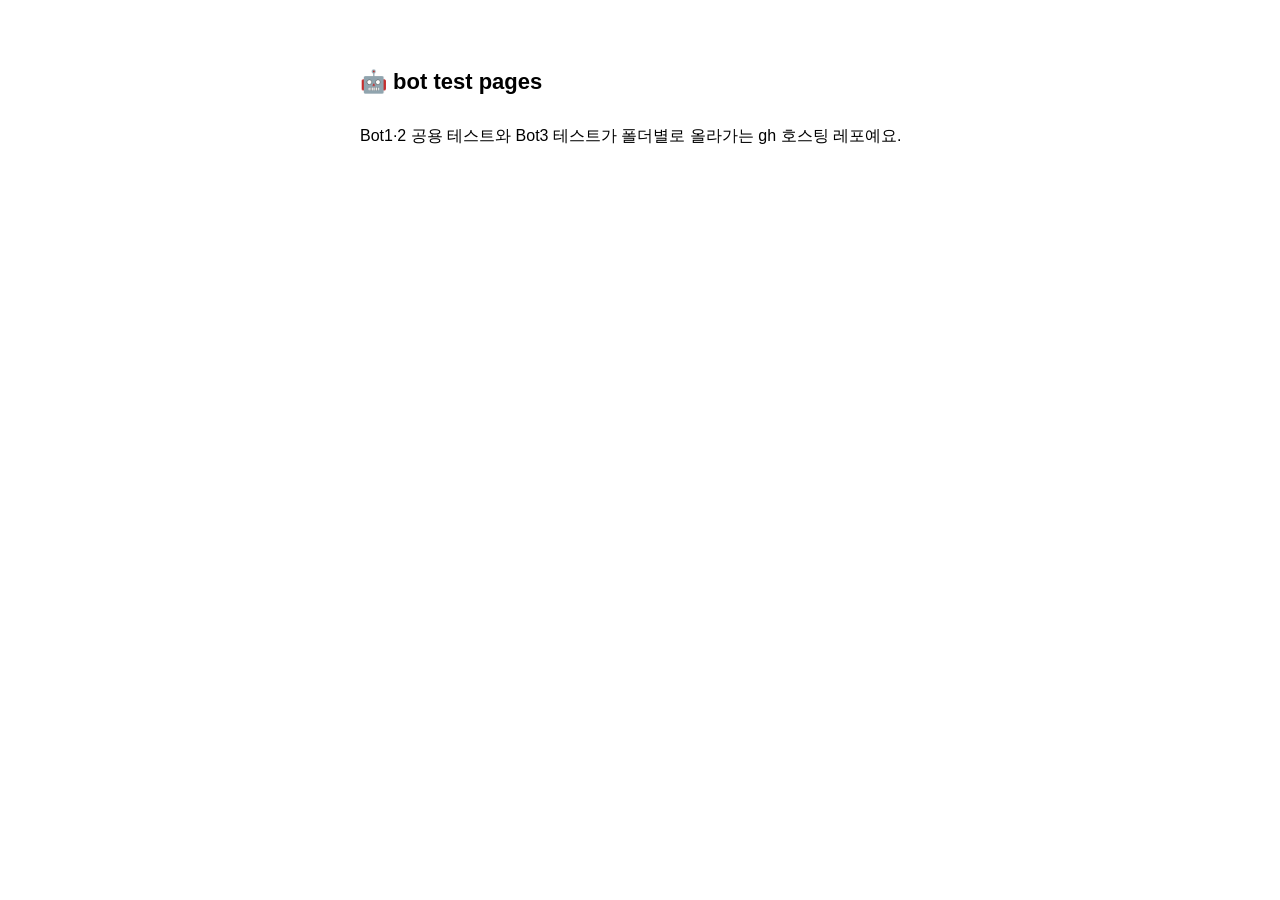
<file: index.html>
<!DOCTYPE html>
<html lang="ko"><head><meta charset="UTF-8"><meta name="viewport" content="width=device-width,initial-scale=1.0"><title>bot test pages</title>
<style>body{font-family:-apple-system,"Apple SD Gothic Neo",sans-serif;max-width:560px;margin:60px auto;padding:0 20px;line-height:2}h1{font-size:22px}</style></head>
<body><h1>🤖 bot test pages</h1>
<p>Bot1·2 공용 테스트와 Bot3 테스트가 폴더별로 올라가는 gh 호스팅 레포예요.</p>
</body></html>
</file>
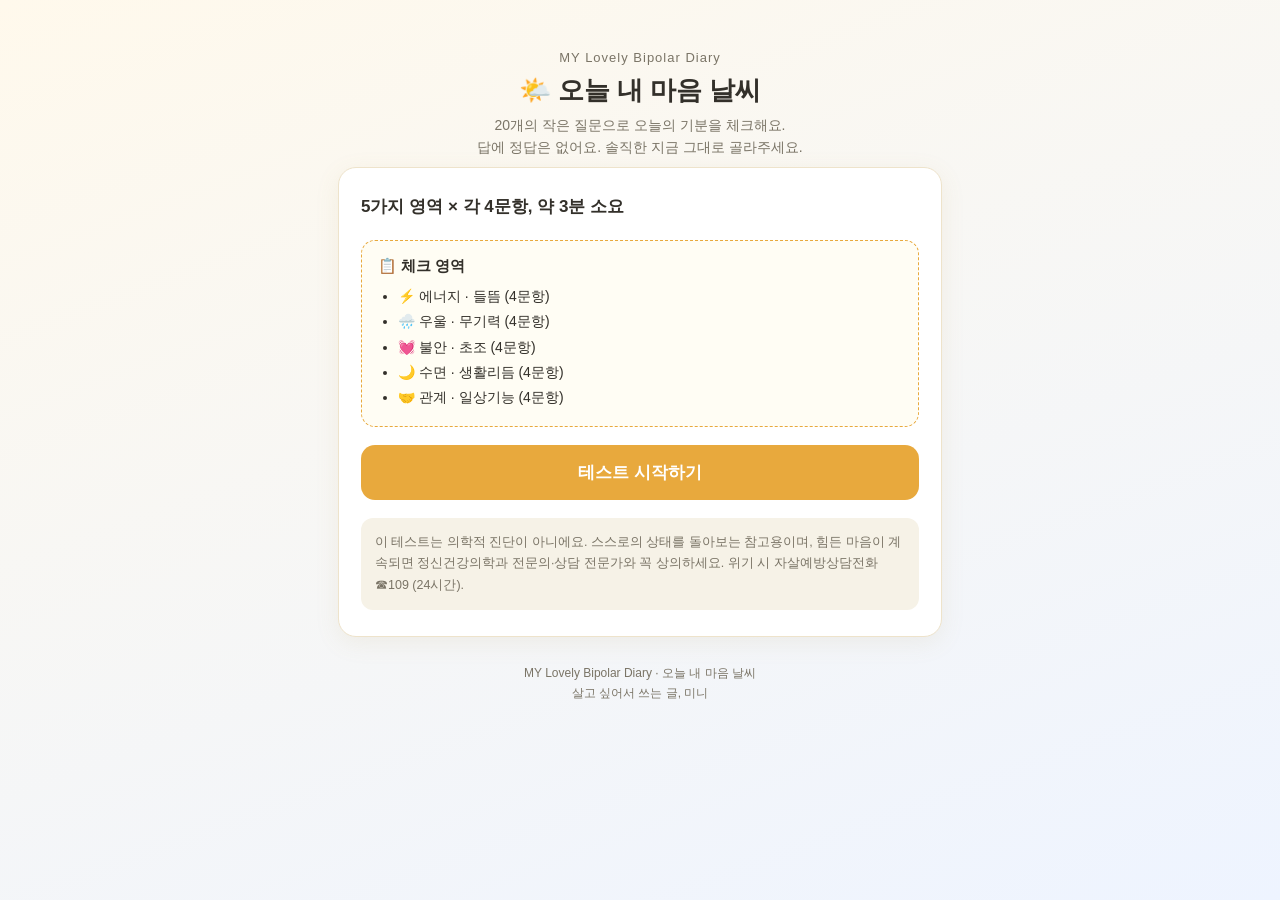
<file: bot12/index.html>
<!DOCTYPE html>
<html lang="ko">
<head>
<meta charset="UTF-8">
<meta name="viewport" content="width=device-width, initial-scale=1.0">
<title>오늘 내 마음 날씨 — 20문항 기분 체크 | MY Lovely Bipolar Diary</title>
<meta name="description" content="오늘의 기분을 20문항으로 체크하고, 결과에 맞는 오늘의 액션 플랜을 받아보세요.">
<style>
:root{
  --bg1:#fff9ec; --bg2:#eef4ff; --ink:#33302a; --sub:#7a7466;
  --accent:#e8a93d; --accent2:#6c8fd6; --card:#ffffff; --line:#eee3cb;
  --good:#7fb069; --watch:#e8a93d; --down:#6c8fd6; --up:#d66c8a; --mix:#9b7bd6;
}
*{box-sizing:border-box;margin:0;padding:0}
body{font-family:-apple-system,BlinkMacSystemFont,"Apple SD Gothic Neo","Noto Sans KR",sans-serif;
  background:linear-gradient(160deg,var(--bg1),var(--bg2));color:var(--ink);min-height:100vh}
.wrap{max-width:640px;margin:0 auto;padding:24px 18px 60px}
header.top{text-align:center;padding:26px 0 8px}
header.top .blog{font-size:13px;color:var(--sub);letter-spacing:1px}
header.top h1{font-size:26px;margin:8px 0 6px}
header.top p{font-size:14px;color:var(--sub);line-height:1.6}
.progress{height:8px;background:#e9e0cd;border-radius:99px;margin:18px 0 6px;overflow:hidden}
.progress>div{height:100%;width:0;background:linear-gradient(90deg,var(--accent),var(--accent2));border-radius:99px;transition:width .3s}
.pcount{font-size:13px;color:var(--sub);text-align:right;margin-bottom:10px}
.card{background:var(--card);border:1px solid var(--line);border-radius:18px;padding:26px 22px;box-shadow:0 6px 24px rgba(180,150,80,.10)}
.qcat{font-size:12px;color:var(--accent2);font-weight:700;letter-spacing:.5px;margin-bottom:6px}
.qtext{font-size:19px;font-weight:700;line-height:1.55;margin-bottom:20px}
.opts{display:flex;flex-direction:column;gap:10px}
.opt{border:2px solid var(--line);border-radius:12px;padding:13px 15px;font-size:15px;cursor:pointer;
  display:flex;align-items:center;gap:10px;background:#fffdf7;transition:border-color .15s,background .15s;text-align:left;width:100%}
.opt:hover{border-color:var(--accent)}
.opt.sel{border-color:var(--accent);background:#fff4dc;font-weight:700}
.opt .n{display:inline-flex;width:26px;height:26px;border-radius:50%;background:#f3ead3;font-size:13px;
  align-items:center;justify-content:center;flex:none}
.opt.sel .n{background:var(--accent);color:#fff}
.nav{display:flex;gap:10px;margin-top:20px}
button.btn{flex:1;border:none;border-radius:12px;padding:14px;font-size:16px;font-weight:700;cursor:pointer}
.btn.prev{background:#f1ebdb;color:var(--sub)}
.btn.next{background:var(--accent);color:#fff}
.btn.next:disabled{background:#ddd0b5;cursor:not-allowed}
.btn.restart{background:var(--accent2);color:#fff;margin-top:14px;width:100%}
.start-btn{background:var(--accent);color:#fff;border:none;border-radius:14px;padding:16px 30px;
  font-size:17px;font-weight:800;cursor:pointer;width:100%;margin-top:18px}
.result-emoji{font-size:56px;text-align:center;margin:6px 0}
.result-title{text-align:center;font-size:23px;font-weight:800;margin-bottom:4px}
.result-sub{text-align:center;font-size:14px;color:var(--sub);margin-bottom:16px;line-height:1.6}
.bars{margin:16px 0}
.bar-row{margin-bottom:12px}
.bar-row .lbl{font-size:13px;font-weight:700;margin-bottom:4px;display:flex;justify-content:space-between}
.bar{height:10px;background:#f0e9d6;border-radius:99px;overflow:hidden}
.bar>div{height:100%;border-radius:99px}
.plan{background:#fffdf4;border:1px dashed var(--accent);border-radius:14px;padding:16px;margin-top:12px}
.plan h3{font-size:15px;margin-bottom:8px}
.plan ul{padding-left:20px;font-size:14px;line-height:1.8}
.tag{display:inline-block;font-size:12px;font-weight:800;border-radius:99px;padding:3px 12px;margin-bottom:8px;color:#fff}
.disclaimer{margin-top:18px;font-size:12.5px;color:var(--sub);line-height:1.7;background:#f6f2e7;
  border-radius:12px;padding:14px}
.hidden{display:none}
footer{text-align:center;font-size:12px;color:var(--sub);margin-top:26px;line-height:1.7}
@media(max-width:420px){.qtext{font-size:17px}.wrap{padding:16px 12px 50px}}
</style>
</head>
<body>
<div class="wrap">
  <header class="top">
    <div class="blog">MY Lovely Bipolar Diary</div>
    <h1>🌤️ 오늘 내 마음 날씨</h1>
    <p>20개의 작은 질문으로 오늘의 기분을 체크해요.<br>답에 정답은 없어요. 솔직한 지금 그대로 골라주세요.</p>
  </header>

  <!-- 시작 화면 -->
  <div class="card" id="screen-start">
    <div class="qtext" style="font-size:17px">5가지 영역 × 각 4문항, 약 3분 소요</div>
    <div class="plan">
      <h3>📋 체크 영역</h3>
      <ul>
        <li>⚡ 에너지 · 들뜸 (4문항)</li>
        <li>🌧️ 우울 · 무기력 (4문항)</li>
        <li>💓 불안 · 초조 (4문항)</li>
        <li>🌙 수면 · 생활리듬 (4문항)</li>
        <li>🤝 관계 · 일상기능 (4문항)</li>
      </ul>
    </div>
    <button class="start-btn" id="btn-start">테스트 시작하기</button>
    <div class="disclaimer">이 테스트는 의학적 진단이 아니에요. 스스로의 상태를 돌아보는 참고용이며, 힘든 마음이 계속되면 정신건강의학과 전문의·상담 전문가와 꼭 상의하세요. 위기 시 자살예방상담전화 ☎109 (24시간).</div>
  </div>

  <!-- 문항 화면 -->
  <div id="screen-quiz" class="hidden">
    <div class="progress"><div id="pbar"></div></div>
    <div class="pcount" id="pcount"></div>
    <div class="card">
      <div class="qcat" id="qcat"></div>
      <div class="qtext" id="qtext"></div>
      <div class="opts" id="opts"></div>
      <div class="nav">
        <button class="btn prev" id="btn-prev">← 이전</button>
        <button class="btn next" id="btn-next" disabled>다음 →</button>
      </div>
    </div>
  </div>

  <!-- 결과 화면 -->
  <div id="screen-result" class="hidden">
    <div class="card">
      <div id="result-badge" style="text-align:center"></div>
      <div class="result-emoji" id="result-emoji"></div>
      <div class="result-title" id="result-title"></div>
      <div class="result-sub" id="result-sub"></div>
      <div class="bars" id="bars"></div>
      <div id="plans"></div>
      <button class="btn restart" id="btn-restart">🔄 다시 체크하기</button>
      <div class="disclaimer">이 결과는 오늘 하루의 참고용이에요. 진단이 아니며, 2주 이상 우울·들뜸·불안이 일상에 영향을 준다면 전문가 상담을 권해요. 위기 시 ☎109 (자살예방상담전화, 24시간 무료).</div>
    </div>
  </div>

  <footer>MY Lovely Bipolar Diary · 오늘 내 마음 날씨<br>살고 싶어서 쓰는 글, 미니</footer>
</div>

<script>
var QUESTIONS = [
 {cat:"⚡ 에너지 · 들뜸", t:"평소보다 기분이 유난히 들뜨거나 고양되어 있다", k:"up"},
 {cat:"⚡ 에너지 · 들뜸", t:"말이 빨라지거나 생각이 평소보다 빠르게 흘러간다", k:"up"},
 {cat:"⚡ 에너지 · 들뜸", t:"잠을 적게 자도 피곤하지 않고 에너지가 넘친다", k:"up"},
 {cat:"⚡ 에너지 · 들뜸", t:"평소보다 충동적인 결정(지출·계획·약속)을 하고 싶어진다", k:"up"},
 {cat:"🌧️ 우울 · 무기력", t:"기분이 가라앉고 슬프거나 공허한 느낌이 든다", k:"down"},
 {cat:"🌧️ 우울 · 무기력", t:"예전에 즐겁던 일에도 흥미가 생기지 않는다", k:"down"},
 {cat:"🌧️ 우울 · 무기력", t:"몸이 무겁고 아무것도 하기 싫은 무기력이 느껴진다", k:"down"},
 {cat:"🌧️ 우울 · 무기력", t:"자신을 자책하거나 쓸모없다고 느끼는 생각이 든다", k:"down"},
 {cat:"💓 불안 · 초조", t:"이유 없이 가슴이 두근거리거나 초조하다", k:"anx"},
 {cat:"💓 불안 · 초조", t:"걱정이 꼬리에 꼬리를 물고 멈추기 어렵다", k:"anx"},
 {cat:"💓 불안 · 초조", t:"몸이 긴장되어 있거나 쉽게 짜증이 난다", k:"anx"},
 {cat:"💓 불안 · 초조", t:"나쁜 일이 생길 것 같은 불길한 예감이 든다", k:"anx"},
 {cat:"🌙 수면 · 생활리듬", t:"잠들기 어렵거나 새벽에 자주 깬다", k:"sleep"},
 {cat:"🌙 수면 · 생활리듬", t:"자고 일어나도 개운하지 않고 낮에 졸린다", k:"sleep"},
 {cat:"🌙 수면 · 생활리듬", t:"식사 시간이 불규칙하거나 입맛이 크게 변했다", k:"sleep"},
 {cat:"🌙 수면 · 생활리듬", t:"하루 생활리듬(기상·취침)이 평소와 많이 어긋나 있다", k:"sleep"},
 {cat:"🤝 관계 · 일상기능", t:"사람 만나는 일이 부담스럽고 피하고 싶다", k:"func"},
 {cat:"🤝 관계 · 일상기능", t:"해야 할 일(학업·일·집안일)이 손에 잡히지 않는다", k:"func"},
 {cat:"🤝 관계 · 일상기능", t:"집중력이 떨어져 대화나 글을 따라가기 어렵다", k:"func"},
 {cat:"🤝 관계 · 일상기능", t:"사소한 일에도 쉽게 상처받거나 예민해져 있다", k:"func"}
];
var LABELS = ["전혀 아니다","가끔 그렇다","자주 그렇다","거의 항상 그렇다"];
var LABEL_INFO = {up:"들뜸", down:"우울", anx:"불안", sleep:"수면·리듬", func:"관계·기능"};
var BAR_COLOR = {up:"#d66c8a", down:"#6c8fd6", anx:"#e8a93d", sleep:"#7fb069", func:"#9b7bd6"};
var answers = new Array(QUESTIONS.length).fill(-1);
var idx = 0;

function $(id){ return document.getElementById(id); }

$("btn-start").addEventListener("click", function(){
  $("screen-start").classList.add("hidden");
  $("screen-quiz").classList.remove("hidden");
  render();
});
$("btn-prev").addEventListener("click", function(){
  if(idx > 0){ idx--; render(); }
});
$("btn-next").addEventListener("click", function(){
  if(answers[idx] < 0) return;
  if(idx < QUESTIONS.length - 1){ idx++; render(); }
  else { showResult(); }
});
$("btn-restart").addEventListener("click", function(){
  answers = new Array(QUESTIONS.length).fill(-1);
  idx = 0;
  $("screen-result").classList.add("hidden");
  $("screen-quiz").classList.remove("hidden");
  render();
  window.scrollTo(0,0);
});

function render(){
  var q = QUESTIONS[idx];
  $("qcat").textContent = q.cat + " (" + (idx+1) + "/" + QUESTIONS.length + ")";
  $("qtext").textContent = q.t;
  $("pbar").style.width = ((idx) / QUESTIONS.length * 100) + "%";
  $("pcount").textContent = "문항 " + (idx+1) + " / " + QUESTIONS.length;
  var box = $("opts");
  box.innerHTML = "";
  for(var i=0;i<LABELS.length;i++){
    (function(v){
      var b = document.createElement("button");
      b.className = "opt" + (answers[idx]===v ? " sel" : "");
      b.innerHTML = "<span class='n'>" + (v+1) + "</span><span>" + LABELS[v] + "</span>";
      b.addEventListener("click", function(){
        answers[idx] = v;
        render();
      });
      box.appendChild(b);
    })(i);
  }
  $("btn-prev").style.visibility = idx===0 ? "hidden" : "visible";
  var nb = $("btn-next");
  nb.disabled = answers[idx] < 0;
  nb.textContent = idx === QUESTIONS.length-1 ? "결과 보기 ✨" : "다음 →";
}

function sum(k){
  var s = 0;
  for(var i=0;i<QUESTIONS.length;i++){ if(QUESTIONS[i].k===k && answers[i]>=0) s += answers[i]; }
  return s; // 0~12
}

function showResult(){
  $("screen-quiz").classList.add("hidden");
  $("screen-result").classList.remove("hidden");
  $("pbar").style.width = "100%";
  var up=sum("up"), down=sum("down"), anx=sum("anx"), sleep=sum("sleep"), func=sum("func");
  var total = up+down+anx+sleep+func; // 0~60
  var type, emoji, title, sub, color;
  if(total <= 12 && up <= 5){
    type="stable"; emoji="☀️"; color="var(--good)"; title="맑음 — 오늘은 안정적인 하루";
    sub="에너지·기분·리듬이 비교적 고르게 유지되고 있어요.<br>이 좋은 흐름을 이어가 보세요.";
  } else if(up >= 8 && up > down){
    type="up"; emoji="🎈"; color="var(--up)"; title="들뜸 주의 — 에너지가 높게 치우쳐 있어요";
    sub="기분이 들뜨고 에너지가 평소보다 높게 나타났어요.<br>무리한 결정·과도한 활동을 잠시 쉬어가는 게 좋아요.";
  } else if(down >= 8 && down >= up){
    type="down"; emoji="🌧️"; color="var(--down)"; title="흐림 — 우울감이 다소 높아요";
    sub="가라앉음·무기력이 평소보다 크게 느껴지는 오늘이에요.<br>스스로를 다그치지 말고 작은 회복부터 시작해요.";
  } else if(anx >= 8){
    type="anx"; emoji="🌊"; color="var(--watch)"; title="파도 — 불안·초조가 높아요";
    sub="걱정과 긴장이 마음을 흔들고 있는 오늘이에요.<br>몸을 먼저 이완시키면 마음도 따라 잦아들어요.";
  } else {
    type="watch"; emoji="⛅"; color="var(--mix)"; title="구름 조금 — 몇 군데 흔들림이 보여요";
    sub="전체적으로는 버티고 있지만 일부 영역에 피로가 보여요.<br>오늘은 회복에 시간을 써 보세요.";
  }
  $("result-badge").innerHTML = "<span class='tag' style='background:" + color + "'>" +
    (type==="stable"?"안정":type==="up"?"들뜸 주의":type==="down"?"우울 주의":type==="anx"?"불안 주의":"관심 필요") + "</span>";
  $("result-emoji").textContent = emoji;
  $("result-title").textContent = title;
  $("result-sub").innerHTML = sub;

  var bars = $("bars"); bars.innerHTML = "";
  var keys = ["up","down","anx","sleep","func"];
  var vals = {up:up, down:down, anx:anx, sleep:sleep, func:func};
  for(var j=0;j<keys.length;j++){
    (function(k){
      var v = vals[k], pct = Math.round(v/12*100);
      var row = document.createElement("div");
      row.className = "bar-row";
      row.innerHTML = "<div class='lbl'><span>" + LABEL_INFO[k] + "</span><span>" + v + " / 12</span></div>" +
        "<div class='bar'><div style='width:" + pct + "%;background:" + BAR_COLOR[k] + "'></div></div>";
      bars.appendChild(row);
    })(keys[j]);
  }

  var PLANS = {
    stable: [
      {h:"☀️ 오늘 바로 — 좋은 흐름 굳히기", items:["기분 점수를 일기장에 한 줄로 기록해요 (나중에 비교 자료가 돼요)","햇볕 15분 + 가벼운 산책으로 리듬을 유지해요","고마웠던 사람에게 짧게 안부를 전해 보세요"]},
      {h:"🌱 이번 주 — 예방 루틴 만들기", items:["수면·복약 시간을 일정하게 유지해요","즐거웠던 활동을 주 2회 일정표에 넣어 두세요","마음 날씨를 주 1회 다시 체크해 변화를 기록해요"]},
      {h:"💛 혹시 흔들릴 때를 위한 준비", items:["힘들 때 연락할 사람 1명을 미리 정해 두세요","나를 진정시키는 문장 3개를 메모해 두세요","위기 시 ☎109 (자살예방상담전화, 24시간)"]}
    ],
    up: [
      {h:"🛑 오늘 바로 — 속도 늦추기", items:["큰 지출·중요 결정은 48시간 미루기로 정해요","카페인·야간 활동을 줄이고 취침 시간을 지켜요","격한 운동 대신 스트레칭·산책으로 에너지를 분산시켜요"]},
      {h:"📓 이번 주 — 신호 관찰하기", items:["수면 시간·기분·지출을 매일 1분씩 기록해요","주변 사람에게 '내가 빨라 보이면 알려달라'고 부탁해 보세요","들뜸이 3일 넘게 계속되면 주치의·상담사와 상의해요"]},
      {h:"🚨 바로 상담이 필요한 신호", items:["며칠째 거의 잠을 안 자도 멀쩡하다","위험한 행동(과속·폭음·무리한 투자) 충동이 강하다","주변에서 '너 요즘 다르다'는 말을 자주 듣는다 → 전문가에게 바로 연락하세요"]}
    ],
    down: [
      {h:"🛋️ 오늘 바로 — 가장 작은 회복부터", items:["햇볕 쬐며 물 한 잔 마시기 (그것만으로 충분해요)","5분 정리·5분 산책처럼 아주 작은 목표 하나만 해요","따뜻한 식사 한 끼를 챙겨 먹어요"]},
      {h:"🌧️ 이번 주 — 우울과 거리 두기", items:["기상·취침 시간만이라도 일정하게 맞춰 보세요","좋아했던 일을 10분만 다시 해 보세요 (완벽하지 않아도 돼요)","믿을 만한 사람에게 '요즘 가라앉는다'고 말해 보세요"]},
      {h:"🚨 바로 상담·도움이 필요한 신호", items:["2주 넘게 우울·무기력이 계속된다","일·학업·식사 같은 기본생활이 어렵다","스스로를 해치고 싶은 생각이 든다 → ☎109에 지금 바로 전화하세요 (24시간)"]}
    ],
    anx: [
      {h:"🌬️ 오늘 바로 — 몸부터 풀기", items:["4-7-8 호흡 (4초 들이마시고 7초 참고 8초 내쉬기) 3회","어깨·목 스트레칭 5분으로 긴장을 풀어요","걱정을 종이에 5분간 쏟아 쓰고 덮어 두세요"]},
      {h:"📋 이번 주 — 걱정 다이어트", items:["걱정 시간을 하루 15분으로 정해 그때만 몰아서 해요","카페인·과도한 뉴스 시청을 줄여 보세요","걱정거리 중 '내가 통제 가능한 것' 1개만 골라 행동해요"]},
      {h:"🚨 바로 상담이 필요한 신호", items:["가슴 두근거림·호흡곤란 등 몸 증상이 반복된다","불안 때문에 외출·일상이 어려워졌다","공황 비슷한 발작을 경험했다 → 전문가 상담을 받아 보세요"]}
    ],
    watch: [
      {h:"⛅ 오늘 바로 — 회복 시간 갖기", items:["점수가 높았던 영역 1곳만 골라 쉬어주세요","따뜻한 차 한 잔 + 10분 멍때리기를 해 보세요","오늘 할 일을 3개 이하로 줄여 보세요"]},
      {h:"📓 이번 주 — 균형 되찾기", items:["수면 시간을 일정하게 되돌려 보세요","가벼운 운동(산책·요가)을 주 2회 넣어 보세요","3일 뒤 다시 체크해서 점수 변화를 확인해요"]},
      {h:"💛 기억할 것", items:["흔들리는 날도 있는 게 자연스러워요","점수가 2주 이상 높게 유지되면 전문가와 상의해요","위기 시 ☎109 (24시간)"]}
    ]
  };
  var box = $("plans"); box.innerHTML = "";
  var list = PLANS[type];
  for(var p=0;p<list.length;p++){
    (function(pl){
      var d = document.createElement("div");
      d.className = "plan";
      var h = "<h3>" + pl.h + "</h3><ul>";
      for(var m=0;m<pl.items.length;m++){ h += "<li>" + pl.items[m] + "</li>"; }
      h += "</ul>";
      d.innerHTML = h;
      box.appendChild(d);
    })(list[p]);
  }
  window.scrollTo(0,0);
}
</script>
</body>
</html>
</file>
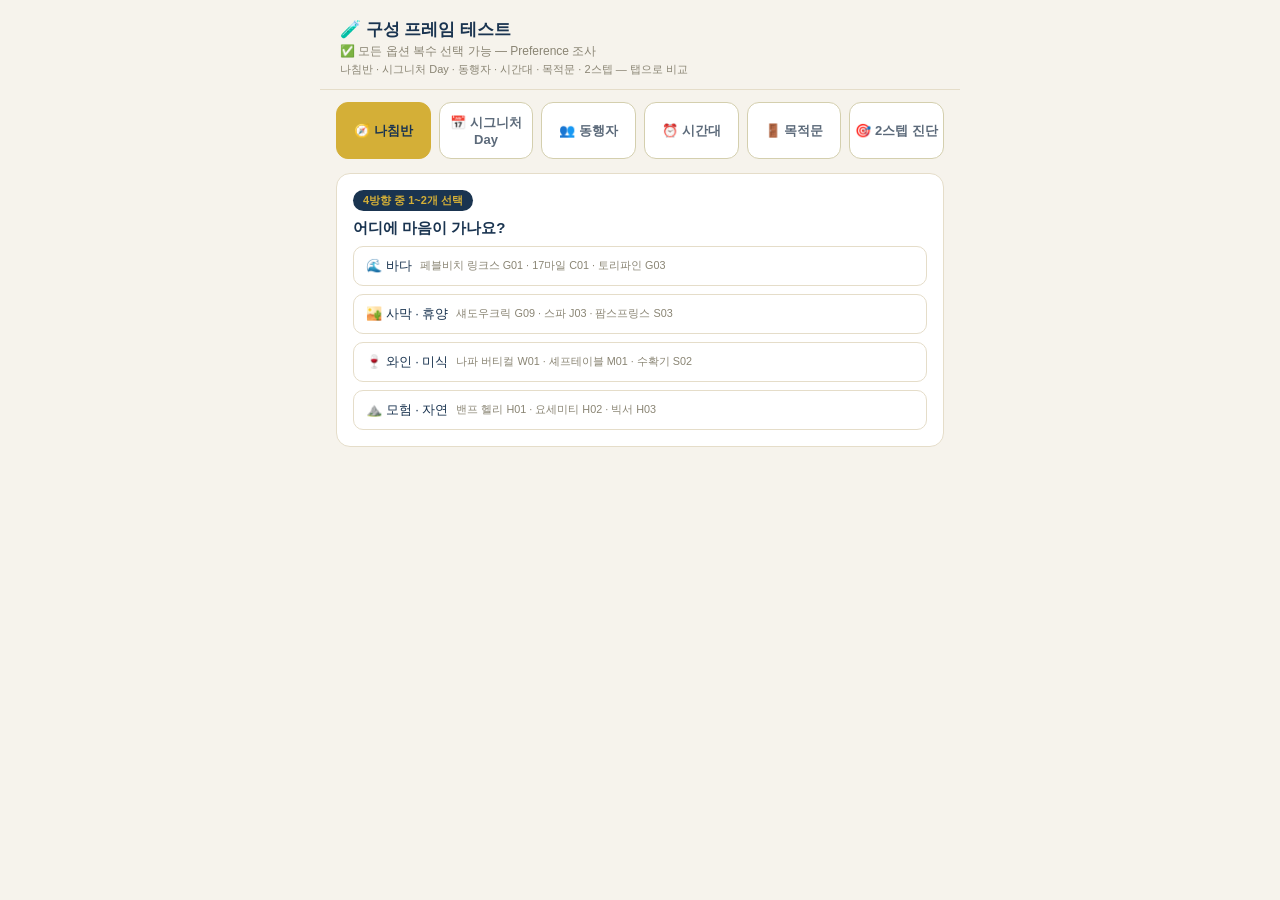
<file: frame-test.html>
<!DOCTYPE html>
<html lang="ko">
<head>
<meta charset="UTF-8">
<meta name="viewport" content="width=device-width, initial-scale=1.0">
<title>구성 프레임 테스트 (A+/B-/C+)</title>
<style>
*{box-sizing:border-box;margin:0;padding:0}
body{font-family:-apple-system,'Apple SD Gothic Neo',sans-serif;background:#f6f3ec;color:#1a3450;max-width:640px;margin:0 auto;padding-bottom:60px}
header{padding:18px 20px 12px;position:sticky;top:0;background:#f6f3ec;z-index:5;border-bottom:1px solid #e5ddc9}
header h1{font-size:17px}
header p{font-size:12px;color:#8a8574;margin-top:2px}
#tabs{display:flex;gap:8px;padding:12px 16px 0}
#tabs button{flex:1;border:1px solid #d4cfae;background:#fff;color:#5c6a7a;border-radius:12px;padding:11px 4px;font-size:13px;font-weight:800;cursor:pointer;font-family:inherit}
#tabs button.act{background:#d4af37;color:#1a3450;border-color:#d4af37}
.page{display:none;padding:14px 16px}
.page.act{display:block}
.card{background:#fff;border:1px solid #e5ddc9;border-radius:14px;padding:16px;margin-bottom:12px}
.card h3{font-size:15px;margin-bottom:8px}
.card p{font-size:13px;color:#5c6a7a;line-height:1.6}
.opt{display:flex;gap:8px;align-items:center;border:1px solid #e5ddc9;border-radius:10px;padding:10px 12px;margin-top:8px;cursor:pointer;font-size:13px;background:#fff;font-family:inherit;width:100%;text-align:left;color:#1a3450}
.opt.sel{border-color:#d4af37;background:#fdf8ed;font-weight:700}
.opt small{display:block;color:#8a8574;font-weight:400}
.label{display:inline-block;font-size:11px;font-weight:800;background:#1a3450;color:#d4af37;border-radius:12px;padding:3px 10px;margin-bottom:8px}
.day{border-left:3px solid #d4af37;padding:4px 0 4px 12px;margin:12px 0}
.day h4{font-size:14px}
.pm-opt{margin:6px 0 0 0}
.note{font-size:11px;color:#8a8574;margin-top:10px;line-height:1.6}
.themecard{border:2px solid #d4af37;border-radius:14px;padding:16px;margin-bottom:12px;background:#fff}
.themecard h3{font-size:16px}
.tweak{font-size:12px;color:#1a5c3f;background:#eef7f0;border-radius:8px;padding:8px 10px;margin-top:8px}
:focus-visible{outline:2px solid #d4af37;outline-offset:2px}
</style>
</head>
<body>
<header><h1>🧪 구성 프레임 테스트</h1><p>✅ 모든 옵션 복수 선택 가능 — Preference 조사</p><p style="font-size:11px">나침반 · 시그니처 Day · 동행자 · 시간대 · 목적문 · 2스텝 — 탭으로 비교</p></header>
<div id="tabs">
<button data-t="ap" class="act" onclick="tab('ap')">🧭 나침반</button>
<button data-t="bm" onclick="tab('bm')">📅 시그니처 Day</button>
<button data-t="dp" onclick="tab('dp')">👥 동행자</button>
<button data-t="ep" onclick="tab('ep')">⏰ 시간대</button>
<button data-t="pp" onclick="tab('pp')">🚪 목적문</button>
<button data-t="fp" onclick="tab('fp')">🎯 2스텝 진단</button>
</div>

<!-- A+ 나침반 -->
<div class="page act" id="pg-ap">
<div class="card"><span class="label">4방향 중 1~2개 선택</span><h3>어디에 마음이 가나요?</h3>
<button class="opt" onclick="mpick(this)">🌊 바다<small>페블비치 링크스 G01 · 17마일 C01 · 토리파인 G03</small></button>
<button class="opt" onclick="mpick(this)">🏜️ 사막 · 휴양<small>섀도우크릭 G09 · 스파 J03 · 팜스프링스 S03</small></button>
<button class="opt" onclick="mpick(this)">🍷 와인 · 미식<small>나파 버티컬 W01 · 셰프테이블 M01 · 수확기 S02</small></button>
<button class="opt" onclick="mpick(this)">⛰️ 모험 · 자연<small>밴프 헬리 H01 · 요세미티 H02 · 빅서 H03</small></button></div>
<div class="card" id="apResult" style="display:none"><span class="label">선택 방향</span><h3 id="apTitle"></h3><p id="apDesc"></p><p class="note">세부 393개 항목은 1:1 상담에서 매칭 → 문의로 연결</p></div>
</div>

<!-- B- -->
<div class="page" id="pg-bm">
<div class="card"><span class="label">샘플 일정 · 5일</span><h3>Day 1–2, 4–5는 고정 / Day 3만 고르세요</h3>
<p>Day 1: 도착 + 오리엔테이션<br>Day 2: ⛳ 라운드 1 (오션 링크스)</p>
<div class="day"><h4>Day 3 — 팜스프링스 (시그니처 Day)</h4><p style="font-size:13px">⛳ 오전: PGA West Stadium 라운드</p>
<p style="font-size:13px;margin-top:6px">🍷 오후 옵션 (복수 선택 가능):</p>
<button class="opt pm-opt" onclick="pick(this,'bm')">🍷 템큘라 와이너리 투어<small>W-템큘라 · 약 4시간 · 시음 포함</small></button>
<button class="opt pm-opt" onclick="pick(this,'bm')">💆 스파 + 리조트 휴식<small>J03 · 오후 반나절</small></button>
<button class="opt pm-opt" onclick="pick(this,'bm')">🌵 조슈아트리 선셋 투어<small>H-데저트 · 약 3시간</small></button></div>
<p>Day 4: ⛳ 라운드 3<br>Day 5: 출발</p></div>
<div class="card" id="bmResult" style="display:none"><span class="label">확정 미리보기</span><h3>Day 3 오후: <span id="bmPick"></span></h3><p class="note">나머지 일정은 1:1 상담에서 확정 → 문의로 연결</p></div>
</div>

<!-- D -->
<div class="page" id="pg-dp">
<div class="card"><span class="label">누구와 가나요?</span><h3>동행자에 따라 일정이 달라집니다</h3>
<button class="opt" onclick="dpick(this,'부부 · 커플','조용한 리조트 + 스파 + 선셋 디너. 라운드는 여유롭게 2R.')">💑 부부 · 커플<small>조용한 리조트 + 스파</small></button>
<button class="opt" onclick="dpick(this,'친구 4인','라운드는 진검승부 3R + 밤엔 BBQ + 스포츠 직관.')">⛳ 친구 4인<small>3R + 직관 + BBQ</small></button>
<button class="opt" onclick="dpick(this,'가족 (자녀 동반)','라운드는 부모만 2R + 아이는 키즈캠프 + 전원 테마파크 반일.')">👨‍👩‍👧 가족<small>F01~F04 · 부모 라운드 + 키즈 프로그램</small></button>
<button class="opt" onclick="dpick(this,'비즈니스','프라이빗 섭외 지원 + 프로 레슨 + 셰프 테이블. 접대 동선 최적화.')">💼 비즈니스<small>B01~B04 · 섭외 지원 + 접대 동선</small></button></div>
<div class="card" id="dpResult" style="display:none"><span class="label">추천 방향</span><h3 id="dpTitle"></h3><p id="dpDesc"></p><p class="note">출발점일 뿐, 1:1 상담에서 조정합니다 → 문의로 연결</p></div>
</div>

<!-- E -->
<div class="page" id="pg-ep">
<div class="card"><span class="label">하루를 어떻게 쓰고 싶나요?</span><h3>시간대별 취향을 고르세요 (복수 선택)</h3>
<button class="opt" onclick="mpick(this)">🌅 아침 — 일출 라운드<small>여름 코스트 S01 · 새벽 티타임</small></button>
<button class="opt" onclick="mpick(this)">☀️ 낮 — 골프 집중<small>36홀 도전 가능</small></button>
<button class="opt" onclick="mpick(this)">🌇 오후 — 관광 + 휴식<small>와이너리 · 스파 · 쇼핑</small></button>
<button class="opt" onclick="mpick(this)">🌃 저녁 — 쇼 + 다이닝<small>M03 베가스 다이닝쇼 · BBQ</small></button></div>
<div class="card" id="epResult" style="display:none"><span class="label">하루 리듬</span><h3 id="epTitle"></h3><p id="epDesc"></p><p class="note">이 리듬으로 Day별 일정표를 짭니다 → 문의로 연결</p></div>
</div>

<!-- P 목적문 -->
<div class="page" id="pg-pp">
<div class="card"><span class="label">어느 문으로 들어오나요?</span><h3>목적 1개 선택</h3>
<button class="opt" onclick="dpick2(this,'버킷리스트','페블비치 G01 · 섀도우크릭 G09 · 토리파인 G03')">🚩 버킷리스트<small>페블비치 G01 · 섀도우크릭 G09</small></button>
<button class="opt" onclick="dpick2(this,'즐기기','나파 버티컬 W01 · 셰프테이블 M01 · 스파 J03')">🍷 즐기기<small>와인 · 다이닝 · 스파</small></button>
<button class="opt" onclick="dpick2(this,'함께','가족 F01~ · 비즈니스 B01~')">🤝 함께<small>가족 · 비즈니스</small></button></div>
<div class="card" id="ppResult" style="display:none"><span class="label">선택 목적</span><h3 id="ppTitle"></h3><p id="ppDesc"></p></div>
</div>
<!-- F 2스텝 -->
<div class="page" id="pg-fp">
<div class="card"><span class="label">Step 1 · 방향</span><h3>4방향 중 선택 (복수 가능)</h3>
<button class="opt" onclick="mpick(this)">🌊 바다</button>
<button class="opt" onclick="mpick(this)">🏜️ 사막 · 휴양</button>
<button class="opt" onclick="mpick(this)">🍷 와인 · 미식</button>
<button class="opt" onclick="mpick(this)">⛰️ 모험 · 자연</button></div>
<div class="card"><span class="label">Step 2 · 누구와 + 언제</span><h3>동행자 + 시즌</h3>
<button class="opt" onclick="fpick(this,'who')">💑 부부</button>
<button class="opt" onclick="fpick(this,'who')">⛳ 친구</button>
<button class="opt" onclick="fpick(this,'who')">👨‍👩‍👧 가족</button>
<button class="opt" onclick="fpick(this,'who')">💼 비즈니스</button>
<button class="opt" onclick="fpick(this,'sea')">☀️ 여름 S01</button>
<button class="opt" onclick="fpick(this,'sea')">🍇 가을 수확 S02</button>
<button class="opt" onclick="fpick(this,'sea')">🌵 겨울 데저트 S03</button>
<button class="opt" onclick="fpick(this,'sea')">🌸 봄 로키 S04</button></div>
<div class="card" id="fpResult" style="display:none"><span class="label">조합 라벨</span><h3 id="fpTitle"></h3><p class="note">이 조합으로 팔레트 393개 중 해당 항목만 상담 때 매칭 → 문의로 연결</p></div>
</div>
<script>
function tab(t){document.querySelectorAll('#tabs button').forEach(function(b){b.classList.toggle('act',b.dataset.t===t)});document.querySelectorAll('.page').forEach(function(p){p.classList.toggle('act',p.id==='pg-'+t)});}
function pick(el,grp){document.querySelectorAll('#'+(grp==='bm'?'pg-bm':'pg-ap')+' .opt').forEach(function(o){if(o.parentElement===el.parentElement&&o!==el&&grp!=='bm')o.classList.remove('sel')});if(grp==='bm'){document.querySelectorAll('#pg-bm .pm-opt').forEach(function(o){o.classList.remove('sel')});}el.classList.add('sel');update();}
function mpick(el){el.classList.toggle('sel');update();}
function dpick2(el,t,d){var pg=el.closest('.page');pg.querySelectorAll('.opt').forEach(function(o){o.classList.remove('sel')});el.classList.add('sel');document.getElementById('ppResult').style.display='block';document.getElementById('ppTitle').textContent='“'+t+'”';document.getElementById('ppDesc').textContent=d;}
function fpick(el,grp){document.querySelectorAll('#pg-fp .opt').forEach(function(o){if(o.textContent.match(/부부|친구|가족|비즈니스/)&&grp==='who')o.classList.remove('sel');if(o.textContent.match(/여름|가을|겨울|봄/)&&grp==='sea')o.classList.remove('sel')});el.classList.add('sel');fupdate();}
function fupdate(){var dirs=[].slice.call(document.querySelectorAll('#pg-fp .card:first-child .opt.sel')).map(function(o){return o.textContent.trim()}).join('×');var who=document.querySelector('#pg-fp .opt.sel');var all=[].slice.call(document.querySelectorAll('#pg-fp .opt.sel')).map(function(o){return o.textContent.trim()});if(all.length>=2){document.getElementById('fpResult').style.display='block';document.getElementById('fpTitle').textContent=all.join(' × ');}}
function dpick(el,t,d){document.querySelectorAll('#pg-dp .opt').forEach(function(o){o.classList.remove('sel')});el.classList.add('sel');document.getElementById('dpResult').style.display='block';document.getElementById('dpTitle').textContent='“'+t+'” 맞춤 방향';document.getElementById('dpDesc').textContent=d;}
function selTxt(c){return [].slice.call(document.querySelectorAll(c+' .opt.sel')).map(function(o){return o.textContent.split('\n')[0]}).join(' / ');}
function update(){
 var a=selTxt('#pg-ap .card:first-child')||selTxt('#pg-ap');
 var acts=[].slice.call(document.querySelectorAll('#pg-ap .opt.sel')).map(function(o){return o.childNodes[0].textContent.trim()});
 if(acts.length){document.getElementById('apResult').style.display='block';
  document.getElementById('apTitle').textContent='당신은 "'+acts.slice(0,2).join(' + ')+'"형';
  document.getElementById('apDesc').textContent='선택 취향 기준으로 1:1 일정표를 만듭니다. '+acts.join(', ')+' 반영.';}
 var es=[].slice.call(document.querySelectorAll('#pg-ep .opt.sel')).map(function(o){return o.childNodes[0].textContent.trim()});
 if(es.length){document.getElementById('epResult').style.display='block';document.getElementById('epTitle').textContent=es.join(' → ');document.getElementById('epDesc').textContent='이 순서대로 하루를 짭니다. '+es.length+'개 시간대 선택됨.';}
 var b=document.querySelector('#pg-bm .pm-opt.sel');
 if(b){document.getElementById('bmResult').style.display='block';document.getElementById('bmPick').textContent=b.childNodes[0].textContent.trim();}
}
</script>
</body>
</html>
</file>
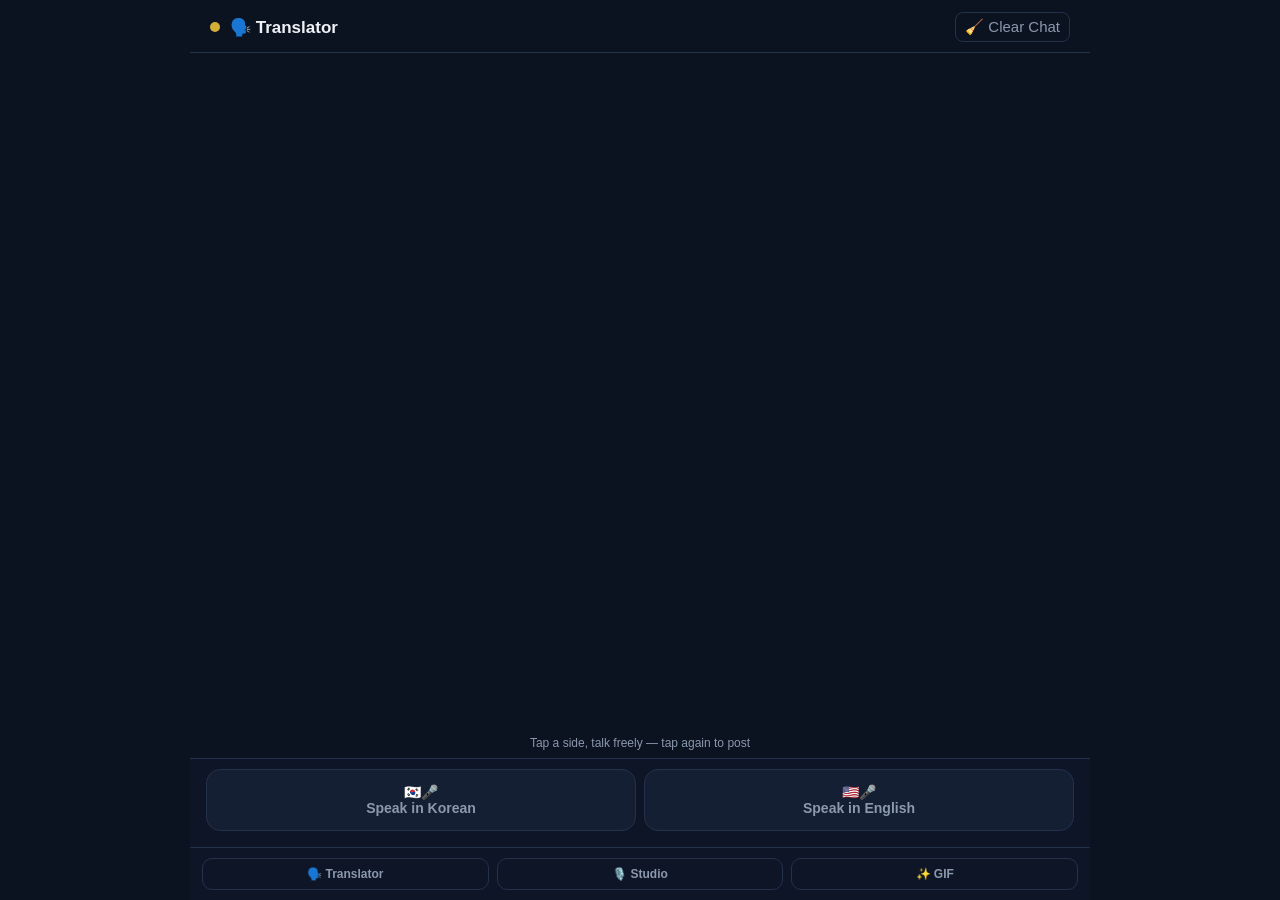
<file: interp.html>
<!DOCTYPE html>
<html lang="en">
<head>
<meta charset="UTF-8">
<meta name="viewport" content="width=device-width, initial-scale=1.0, viewport-fit=cover, user-scalable=no">
<meta name="mobile-web-app-capable" content="yes">
<meta name="apple-mobile-web-app-capable" content="yes">
<meta name="apple-mobile-web-app-status-bar-style" content="black-translucent">
<title>Translator</title>
<style>
*{box-sizing:border-box;margin:0;padding:0;-webkit-tap-highlight-color:transparent}
:root{--gold:#d4af37;--bg:#0b1220;--card:#151f33;--line:#24314d;--txt:#eef2f7;--dim:#8b98ad}
html,body{height:100%}
body{font-family:-apple-system,'Segoe UI',Roboto,'Noto Sans KR',sans-serif;background:var(--bg);color:var(--txt);display:flex;flex-direction:column;min-height:100dvh;max-width:900px;margin:0 auto}
header{padding:calc(env(safe-area-inset-top,0px) + 12px) 20px 10px;display:flex;align-items:center;gap:10px;border-bottom:1px solid var(--line)}
header .dot{width:10px;height:10px;border-radius:50%;background:var(--gold)}
header h1{font-size:17px;font-weight:800}
header .live{margin-left:8px;font-size:11px;font-weight:700;color:#fff;background:#ef4444;border-radius:20px;padding:4px 10px;display:none}
header .live.on{display:block;animation:blink 1.4s infinite}
@keyframes blink{50%{opacity:.55}}
/* bottom deck: listen buttons + clear */
/* split conversation: KO left / EN right */
#log{flex:1;overflow-y:auto;padding:12px;display:flex;flex-direction:column;gap:8px;-webkit-overflow-scrolling:touch}
.turn{display:flex;gap:8px;align-items:stretch}
.cell{flex:1;min-width:0;padding:10px 12px;border-radius:12px;font-size:15px;line-height:1.5;cursor:pointer;word-break:break-word}
.cell.ko{background:var(--card);border:1px solid var(--gold)}
.cell.en{background:#1a2b1a;border:1px solid #2f5b33}
.cell.heard{opacity:.6;border-style:dashed}
.cell .flag{font-size:10px;opacity:.6;margin-bottom:2px}
#hint{text-align:center;font-size:12px;color:var(--dim);padding:6px 16px;min-height:28px}
#deck{padding:10px 16px calc(env(safe-area-inset-bottom,0px) + 16px);border-top:1px solid var(--line);background:#0d1526;display:flex;gap:8px}
#deck button{flex:1;border:1px solid var(--line);background:var(--card);color:var(--dim);border-radius:14px;padding:14px 6px;font-size:14px;font-weight:800;cursor:pointer;font-family:inherit}
#deck button.act{background:var(--gold);color:#0b1220;border-color:var(--gold)}
#deck button.live{border-color:#ef4444;color:#ef4444}
#deck button.act.live{background:#ef4444;color:#fff;border-color:#ef4444}
header #clearBtn{margin-left:auto;background:none;border:1px solid var(--line);color:var(--dim);border-radius:8px;font-size:15px;padding:5px 9px;cursor:pointer;font-family:inherit}
#err{display:none;margin:0 16px 8px;background:#450a0a;color:#fca5a5;border-radius:10px;padding:10px 14px;font-size:13px}
</style>
</head>
<body>
<header><span class="dot"></span><h1>🗣️ Translator</h1><button id="clearBtn" onclick="clearLog()">🧹 Clear Chat</button><span id="liveTag" class="live">● LISTENING</span></header>
<div id="err"></div>
<div id="log"></div>
<div id="hint">Tap a side, talk freely — tap again to post</div>
<div id="deck">
<button id="btnKo" onclick="tapListen('ko')">🇰🇷🎤<br>Speak in Korean</button>
<button id="btnEn" onclick="tapListen('en')">🇺🇸🎤<br>Speak in English</button>
</div>
<script>
'use strict';
window.addEventListener('error',function(e){showErr('Error: '+(e.message||'unknown'));});
var activeSide=null, wantListen=false, rec=null, heardRow=null, heardTimer=null;
var voicesEN=[], voiceKO=null;
/* ---------- voices: KO=Yuna fixed, EN=best native ---------- */
function normLang(l){return (l||'').replace('_','-').toLowerCase();}
function loadVoices(){
 if(!('speechSynthesis' in window))return;
 var all=speechSynthesis.getVoices()||[];
 voicesEN=all.filter(function(v){return normLang(v.lang).indexOf('en')===0;});
 voicesEN.sort(function(a,b){return rankEN(b)-rankEN(a);});
 var yuna=all.filter(function(v){return /yuna/i.test(v.name||'')&&normLang(v.lang).indexOf('ko')===0;});
 if(yuna.length)voiceKO=yuna[0];
 else{var kos=all.filter(function(v){return normLang(v.lang).indexOf('ko')===0;});voiceKO=kos[0]||null;}
}
function rankEN(v){
 var n=((v.name||'')+' '+(v.voiceURI||'')).toLowerCase(),s=0;
 if(/google us english/.test(n))s+=100;
 else if(/google uk english/.test(n))s+=85;
 else if(/samsung.*english/.test(n))s+=70;
 else if(/samantha|aria|jenny|guy|zira|david|natasha|ryan/.test(n))s+=60;
 if(/natural|neural|premium|enhanced/.test(n))s+=30;
 if(/^en-us/.test(normLang(v.lang)))s+=8;
 if(v.localService)s+=4;
 return s;
}
if('speechSynthesis' in window){
 try{speechSynthesis.getVoices();}catch(e){}
 if(speechSynthesis.onvoiceschanged!==undefined)speechSynthesis.onvoiceschanged=loadVoices;
 setTimeout(loadVoices,500);setTimeout(loadVoices,2000);
}
function speak(text,lang){
 try{
  if(!('speechSynthesis' in window))return;
  speechSynthesis.cancel();
  var u=new SpeechSynthesisUtterance(text);u.rate=1;
  if(lang==='ko'){u.lang='ko-KR';if(voiceKO&&normLang(voiceKO.lang).indexOf('ko')===0)u.voice=voiceKO;}
  else{u.lang='en-US';var v=voicesEN[0];if(v&&normLang(v.lang).indexOf('en')===0)u.voice=v;}
  speechSynthesis.speak(u);
 }catch(e){}
}
/* ---------- translation chain: gtx → mymemory → TITAN (Kakao) ---------- */
async function viaGtx(text,sl,tl){
 var r=await fetch('https://translate.googleapis.com/translate_a/single?client=gtx&sl='+sl+'&tl='+tl+'&dt=t&q='+encodeURIComponent(text));
 if(!r.ok)throw new Error('gtx '+r.status);
 var j=await r.json();
 var out=j&&j[0]?j[0].map(function(s){return s[0];}).join(''):'';
 if(!out)throw new Error('empty');
 return out;
}
async function viaMyMemory(text,sl,tl){
 var r=await fetch('https://api.mymemory.translated.net/get?q='+encodeURIComponent(text)+'&langpair='+sl+'|'+tl);
 if(!r.ok)throw new Error('mm '+r.status);
 var j=await r.json();
 if(j.responseData&&j.responseData.translatedText)return j2text(j);
 throw new Error('empty');
 function j2text(j){return j.responseData.translatedText;}
}
/* TITAN = unofficial Kakao Translate API (often more natural KO) */
async function viaTitan(text,sl,tl){
 var r=await fetch('https://titan.tiarapt.com/translate', {
  method:'POST',headers:{'Content-Type':'application/json'},
  body:JSON.stringify({text:text,source:sl==='ko'?'kr':'en',target:tl==='ko'?'kr':'en'})
 });
 if(!r.ok)throw new Error('titan '+r.status);
 var j=await r.json();
 var out=j.translatedText||j.result||j.translation||'';
 if(!out)throw new Error('empty');
 return out;
}
async function translate(text,from){
 var sl=from,tl=from==='ko'?'en':'ko';
 var errs=[];
 /* KO→EN: gtx is fine. EN→KO: try TITAN first (more natural), then gtx */
 var chain=from==='ko'?[viaGtx,viaMyMemory]:[viaTitan,viaGtx,viaMyMemory];
 for(var i=0;i<chain.length;i++){
  try{return await chain[i](text,sl,tl);}catch(e){errs.push(e.message);}
 }
 throw new Error(errs.join(' / '));
}
/* ---------- split rows ---------- */
function showErr(s){var e=document.getElementById('err');e.style.display='block';e.textContent=s;setTimeout(function(){e.style.display='none';},6000);}
function hint(s){document.getElementById('hint').textContent=s;}
function clearLog(){document.getElementById('log').innerHTML='';}
function ensureHeardRow(){
 if(heardRow&&heardRow.parentNode)return heardRow;
 var log=document.getElementById('log');
 heardRow=document.createElement('div');heardRow.className='turn';
 heardRow.innerHTML='<div class="cell ko heard"><div class="flag">🇰🇷</div><div class="tx"></div></div><div class="cell en heard"><div class="flag">🇺🇸</div><div class="tx"></div></div>';
 log.appendChild(heardRow);log.scrollTop=log.scrollHeight;
 return heardRow;
}
function clearHeardRow(){if(heardRow&&heardRow.parentNode)heardRow.parentNode.removeChild(heardRow);heardRow=null;}
function paintHeard(orig,trans,from,preview){
 var row=ensureHeardRow();
 var k=row.querySelector('.ko .tx'),e=row.querySelector('.en .tx');
 var koCell=row.querySelector('.ko'),enCell=row.querySelector('.en');
 if(from==='ko'){k.textContent=orig||preview||'';koCell.style.opacity=preview&&!orig?'0.55':'1';e.textContent=trans||'…';}
 else{e.textContent=orig||preview||'';enCell.style.opacity=preview&&!orig?'0.55':'1';k.textContent=trans||'…';}
 document.getElementById('log').scrollTop=document.getElementById('log').scrollHeight;
}
function commitRow(koText,enText){
 clearHeardRow();
 var log=document.getElementById('log');
 var d=document.createElement('div');d.className='turn';
 d.innerHTML='<div class="cell ko"><div class="flag">🇰🇷</div><div class="tx"></div></div><div class="cell en"><div class="flag">🇺🇸</div><div class="tx"></div></div>';
 d.querySelector('.ko .tx').textContent=koText;
 d.querySelector('.en .tx').textContent=enText;
 d.querySelector('.ko').onclick=function(){speak(koText,'ko');};
 d.querySelector('.en').onclick=function(){speak(enText,'en');};
 log.appendChild(d);log.scrollTop=log.scrollHeight;

}
/* ---------- mic: one side at a time, pause-commits to rows ---------- */
function tapListen(side){
 if(wantListen&&activeSide===side){finishMic();return;} /* tap same side = stop+commit */
 if(wantListen)finishMicSilent();
 activeSide=side;
 paintBtns();
 try{if('speechSynthesis' in window)speechSynthesis.cancel();}catch(e){}
 wantListen=true;
 openRec();
}
function paintBtns(){
 var k=document.getElementById('btnKo'),e=document.getElementById('btnEn');
 k.classList.toggle('act',activeSide==='ko'&&!wantListen);
 e.classList.toggle('act',activeSide==='en'&&!wantListen);
 k.classList.toggle('live',wantListen&&activeSide==='ko');
 e.classList.toggle('live',wantListen&&activeSide==='en');
 k.innerHTML=(wantListen&&activeSide==='ko')?'⏹ Tap to stop':'🇰🇷🎤<br>Listen in Korean';
 e.innerHTML=(wantListen&&activeSide==='en')?'⏹ Tap to stop':'🇺🇸🎤<br>Listen in English';
 document.getElementById('liveTag').classList.toggle('on',wantListen);
}
var segBuffer='';
function openRec(){
 if(!wantListen)return;
 var SR=window.SpeechRecognition||window.webkitSpeechRecognition;
 if(!SR){showErr('Please open in Chrome, Edge, or Safari');wantListen=false;paintBtns();return;}
 try{if(rec){try{rec.abort();}catch(e){}}}catch(e){}
 rec=new SR();
 rec.lang=activeSide==='ko'?'ko-KR':'en-US';
 rec.interimResults=true;rec.continuous=true;
 rec.onresult=function(e){
  var freshFinal='',inter='';
  for(var i=e.resultIndex;i<e.results.length;i++){
   var tr=e.results[i][0].transcript;
   /* FINAL only into buffer — interim is preview only, never committed */
   if(e.results[i].isFinal)freshFinal+=' '+tr;
   else if(!freshFinal)inter=tr;
  }
  if(freshFinal){
   segBuffer=(segBuffer+freshFinal).trim();
   /* translate the pause-chunk immediately, show live in both cells */
   liveTranslate(segBuffer);
   paintHeard(segBuffer,null,activeSide);
  }else if(inter){
   paintHeard(segBuffer,segBuffer?null:inter,activeSide,inter);
  }
 };
 rec.onend=function(){if(wantListen)setTimeout(function(){if(wantListen)openRec();},250);};
 rec.onerror=function(e){
  if(e.error==='not-allowed'||e.error==='service-not-allowed'){wantListen=false;showErr('Please allow microphone access');paintBtns();return;}
  if(wantListen)setTimeout(function(){if(wantListen){try{rec.start();}catch(x){openRec();}}},500);
 };
 try{rec.start();paintBtns();hint(activeSide==='ko'?'Speaking Korean… tap again to post':'Speaking English… tap again to post');}
 catch(e){showErr('Mic failed: '+e.message);wantListen=false;paintBtns();}
}
var liveToken=0;
async function liveTranslate(full){
 var my=++liveToken;
 var cur=full.trim();if(!cur)return;
 try{
  var t=await translate(cur,activeSide);
  if(my!==liveToken)return; /* stale */
  paintHeard(cur,t,activeSide);
 }catch(e){/* keep orig visible, translation on commit */}
}
function scheduleCommit(){
 clearTimeout(heardTimer);
 heardTimer=setTimeout(commitChunk,2200);
}
function commitChunk(){
 var s=segBuffer.trim();
 if(!s||!wantListen)return;
 segBuffer='';
 translate(s,activeSide).then(function(t){
  if(activeSide==='ko')commitRow(s,t);
  else commitRow(t,s);
 }).catch(function(e){showErr('Translate error: '+e.message);paintHeard(s,'⚠️',activeSide);});
}
function finishMic(){
 wantListen=false;clearTimeout(heardTimer);liveToken++;
 try{if(rec)rec.abort();}catch(e){}
 rec=null;
 var s=segBuffer.trim();segBuffer='';
 var side=activeSide;
 paintBtns();
 hint('Tap a side, talk freely — tap again to post');
 if(s){translate(s,side).then(function(t){if(side==='ko')commitRow(s,t);else commitRow(t,s);}).catch(function(e){showErr('Translate error: '+e.message);});}
 clearHeardRow();
}
function finishMicSilent(){
 wantListen=false;clearTimeout(heardTimer);liveToken++;
 try{if(rec)rec.abort();}catch(e){}
 rec=null;segBuffer='';clearHeardRow();
}
</script>
<nav style="position:sticky;bottom:0;background:#0d1526;border-top:1px solid var(--line);display:flex;padding:10px 12px;gap:8px">
<a href="interp.html" style="flex:1;text-align:center;color:var(--dim);text-decoration:none;font-size:12px;font-weight:700;padding:8px;border:1px solid var(--line);border-radius:10px">🗣️ Translator</a>
<a href="voice-studio.html" style="flex:1;text-align:center;color:var(--dim);text-decoration:none;font-size:12px;font-weight:700;padding:8px;border:1px solid var(--line);border-radius:10px">🎙️ Studio</a>
<a href="photo-gif.html" style="flex:1;text-align:center;color:var(--dim);text-decoration:none;font-size:12px;font-weight:700;padding:8px;border:1px solid var(--line);border-radius:10px">✨ GIF</a>
</nav>
</body>
</html>
</file>
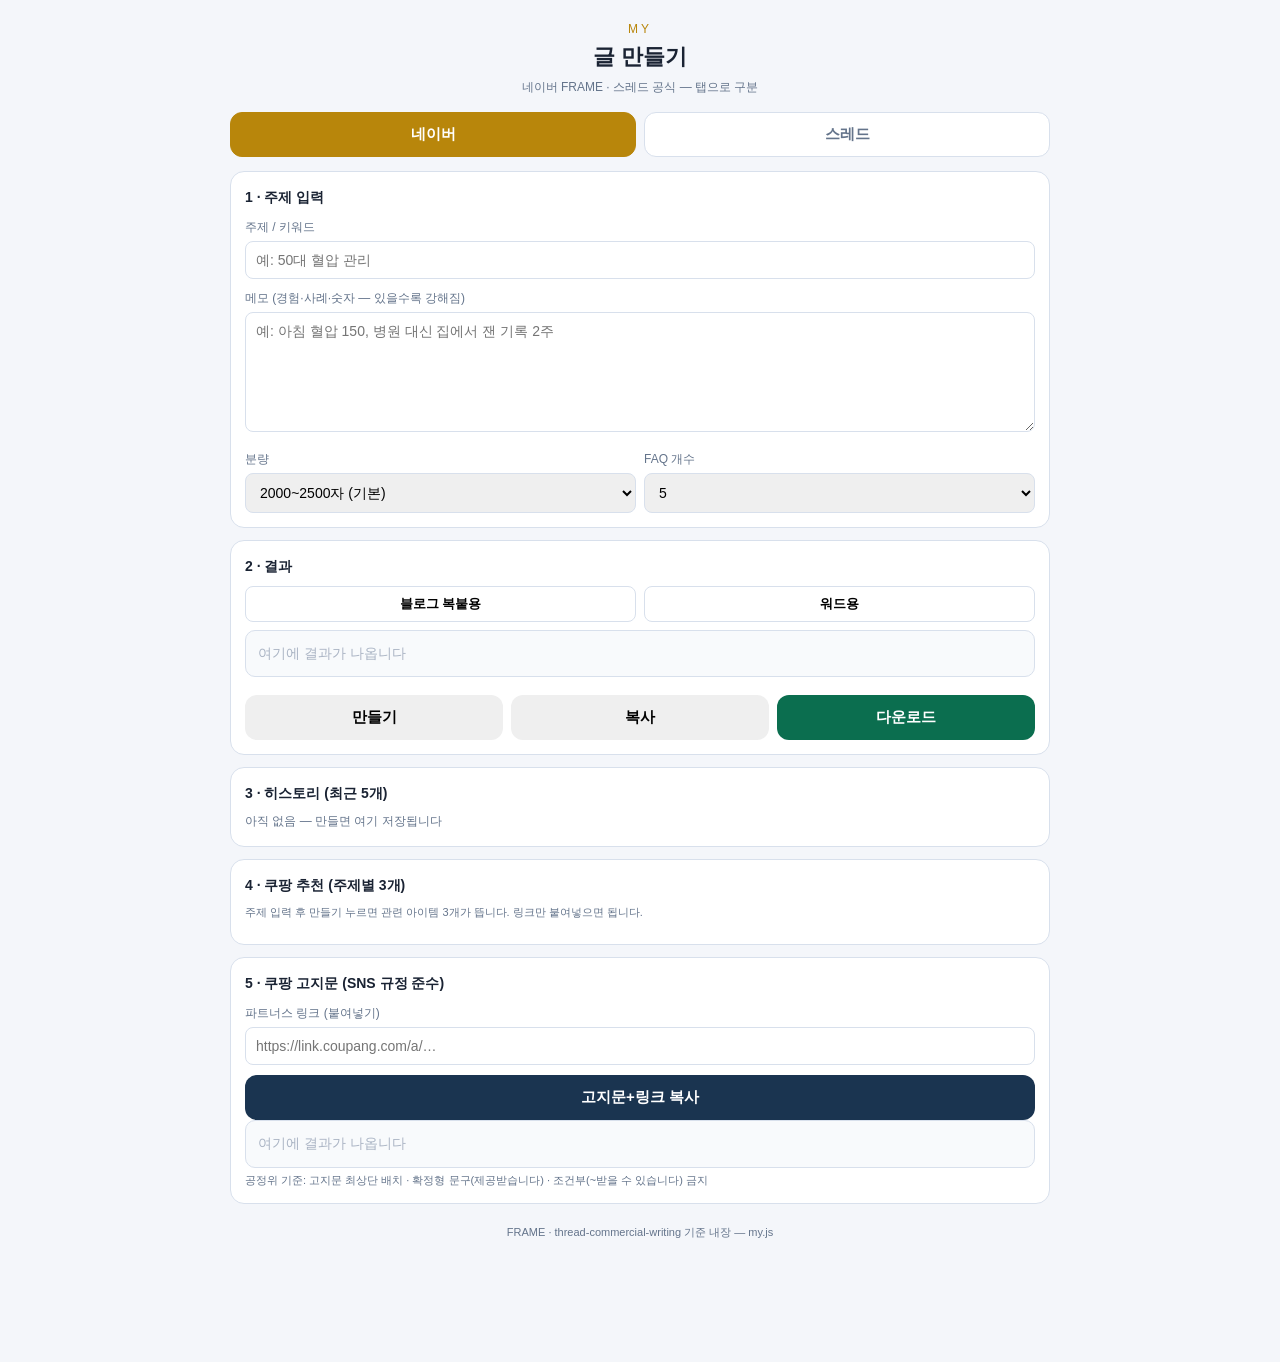
<file: my.html>
<!DOCTYPE html>
<html lang="ko">
<head>
<meta charset="utf-8">
<meta name="viewport" content="width=device-width,initial-scale=1,viewport-fit=cover">
<title>my — 글 만들기</title>
<style>
:root{--bg:#f4f6fa;--card:#fff;--line:#d8e0ec;--txt:#1a2333;--dim:#64748b;--gold:#b8860b;--navy:#1a3450}
*{margin:0;padding:0;box-sizing:border-box;-webkit-tap-highlight-color:transparent}
body{background:var(--bg);color:var(--txt);font-family:-apple-system,'Segoe UI',Roboto,'Noto Sans KR',sans-serif;line-height:1.6;padding:14px 12px 120px;max-width:860px;margin:0 auto}
header{text-align:center;margin-bottom:12px}
.logo{font-size:12px;letter-spacing:3px;color:var(--gold);text-transform:uppercase}
h1{font-size:22px;font-weight:800}
.sub{color:var(--dim);font-size:12px;margin-top:4px}
.tabs{display:flex;gap:8px;margin:14px 0}
.tabs button{flex:1;padding:12px;border-radius:12px;border:1px solid var(--line);background:#fff;font-size:15px;font-weight:800;cursor:pointer;color:var(--dim)}
.tabs button.on{border-color:var(--gold);background:var(--gold);color:#fff}
.panel{display:none}
.panel.on{display:block}
.card{background:var(--card);border:1px solid var(--line);border-radius:14px;padding:14px;margin-bottom:12px}
.card h2{font-size:14px;margin-bottom:8px}
label{display:block;font-size:12px;color:var(--dim);margin:10px 0 4px}
input[type=text],textarea,select{width:100%;border:1px solid var(--line);border-radius:8px;padding:10px;font-size:14px;font-family:inherit}
textarea{min-height:120px;resize:vertical}
.row{display:flex;gap:8px}
.row>*{flex:1}
.hint{font-size:11px;color:var(--dim);margin-top:4px}
.out{white-space:pre-wrap;font-size:13.5px;background:#f8fafc;border:1px solid var(--line);border-radius:10px;padding:12px;max-height:420px;overflow:auto}
.out:empty::before{content:'여기에 결과가 나옵니다';color:#aab4c4}
.btnrow{display:flex;gap:8px;margin-top:10px}
.btnrow button{flex:1;padding:13px;border-radius:12px;font-size:15px;font-weight:800;cursor:pointer;border:0}
#genBtn{background:var(--gold);color:#fff}
#copyBtn{background:var(--navy);color:#fff}
#copyBtn:disabled,#genBtn:disabled{opacity:.5}
.meta{font-size:11px;color:var(--dim);margin-top:6px}
.chk{font-size:12px;margin-top:8px;line-height:1.8}
.chk .ok{color:#0b6e4f}.chk .no{color:#c0392b;font-weight:700}
footer{text-align:center;color:var(--dim);font-size:11px;margin-top:20px}
@media(min-width:640px){body{padding:20px 20px 120px}}
</style>
</head>
<body>
<header>
<div class="logo">my</div>
<h1>글 만들기</h1>
<div class="sub">네이버 FRAME · 스레드 공식 — 탭으로 구분</div>
</header>
<div class="tabs">
<button id="tabNaver" class="on" onclick="switchTab('naver')">네이버</button>
<button id="tabThreads" onclick="switchTab('threads')">스레드</button>
</div>

<div class="panel on" id="panel-naver">
<div class="card">
<h2>1 · 주제 입력</h2>
<label>주제 / 키워드</label>
<input type="text" id="nTopic" placeholder="예: 50대 혈압 관리">
<label>메모 (경험·사례·숫자 — 있을수록 강해짐)</label>
<textarea id="nMemo" placeholder="예: 아침 혈압 150, 병원 대신 집에서 잰 기록 2주"></textarea>
<div class="row">
<div><label>분량</label><select id="nLen"><option value="2200">2000~2500자 (기본)</option><option value="1200">1100~1300자 (짧게)</option></select></div>
<div><label>FAQ 개수</label><select id="nFaq"><option>5</option><option>3</option><option>7</option></select></div>
</div>
</div>
<div class="card">
<h2>2 · 결과</h2>
<div class="fmtbar" style="display:flex;gap:8px;margin-bottom:8px">
<button id="fmtNaverBlog" class="on" onclick="setNaverFmt('blog')" style="flex:1;padding:8px;border-radius:8px;border:1px solid var(--line);background:#fff;font-size:13px;font-weight:700;cursor:pointer">블로그 복붙용</button>
<button id="fmtNaverDocx" onclick="setNaverFmt('docx')" style="flex:1;padding:8px;border-radius:8px;border:1px solid var(--line);background:#fff;font-size:13px;font-weight:700;cursor:pointer">워드용</button>
</div>
<div class="out" id="nOut" style="user-select:text;-webkit-user-select:text"></div>
<div class="imgrow" id="nImgs" style="display:flex;gap:8px;margin-top:8px"></div>
<div class="chk" id="nChk"></div>
<div class="meta" id="nMeta"></div>
<div class="btnrow"><button id="genBtnN" onclick="genNaver()">만들기</button><button id="copyBtnN" onclick="copyOut('nOut')">복사</button><button id="dlBtnN" onclick="dlNaver()" style="background:#0b6e4f;color:#fff">다운로드</button></div>
</div>
<div class="card">
<h2>3 · 히스토리 (최근 5개)</h2>
<div id="nHist" style="display:flex;flex-direction:column;gap:8px"></div>
</div>
</div>

<div class="panel" id="panel-threads">
<div class="card">
<h2>1 · 주제 입력</h2>
<label>주제 / 메모 / 경험 (강력한 메시지 하나가 있는 게 좋음)</label>
<textarea id="tMemo" placeholder="예: 주말에 AI로 만든 사이트, 본인만 알고 퇴사하면 회사가 인질이 된다"></textarea>
<div class="row">
<div><label>편 수</label><select id="tParts"><option>3</option><option>1</option><option>2</option><option>4</option></select></div>
<div><label>목적</label><select id="tGoal"><option value="trust">신뢰·팔로우</option><option value="share">공유·조회수</option><option value="biz">사업 연결</option></select></div>
</div>
</div>
<div class="card">
<h2>2 · 결과</h2>
<div class="out" id="tOut" style="user-select:text;-webkit-user-select:text"></div>
<div class="imgrow" id="tImgs" style="display:flex;gap:8px;margin-top:8px"></div>
<div class="chk" id="tChk"></div>
<div class="meta" id="tMeta"></div>
<div class="btnrow"><button id="genBtnT" onclick="genThreads()">만들기</button><button id="copyBtnT" onclick="copyOut('tOut')">복사</button><button id="dlBtnT" onclick="dlThreads()" style="background:#0b6e4f;color:#fff">다운로드</button></div>
</div>
<div class="card">
<h2>3 · 히스토리 (최근 5개)</h2>
<div id="tHist" style="display:flex;flex-direction:column;gap:8px"></div>
</div>
</div>

<div class="card" id="coupCard">
<h2>4 · 쿠팡 추천 (주제별 3개)</h2>
<div class="hint">주제 입력 후 만들기 누르면 관련 아이템 3개가 뜹니다. 링크만 붙여넣으면 됩니다.</div>
<div id="coupItems" style="display:flex;flex-direction:column;gap:8px;margin-top:8px"></div>
</div>
<div class="card">
<h2>5 · 쿠팡 고지문 (SNS 규정 준수)</h2>
<label>파트너스 링크 (붙여넣기)</label>
<input type="text" id="coupLink" placeholder="https://link.coupang.com/a/…">
<div class="btnrow"><button onclick="copyCoup()" style="background:var(--navy);color:#fff">고지문+링크 복사</button></div>
<div class="out" id="coupOut" style="user-select:text;-webkit-user-select:text"></div>
<div class="hint">공정위 기준: 고지문 최상단 배치 · 확정형 문구(제공받습니다) · 조건부(~받을 수 있습니다) 금지</div>
</div>
<footer>FRAME · thread-commercial-writing 기준 내장 — my.js</footer>
<script src="my.js"></script>
</body>
</html>
</file>
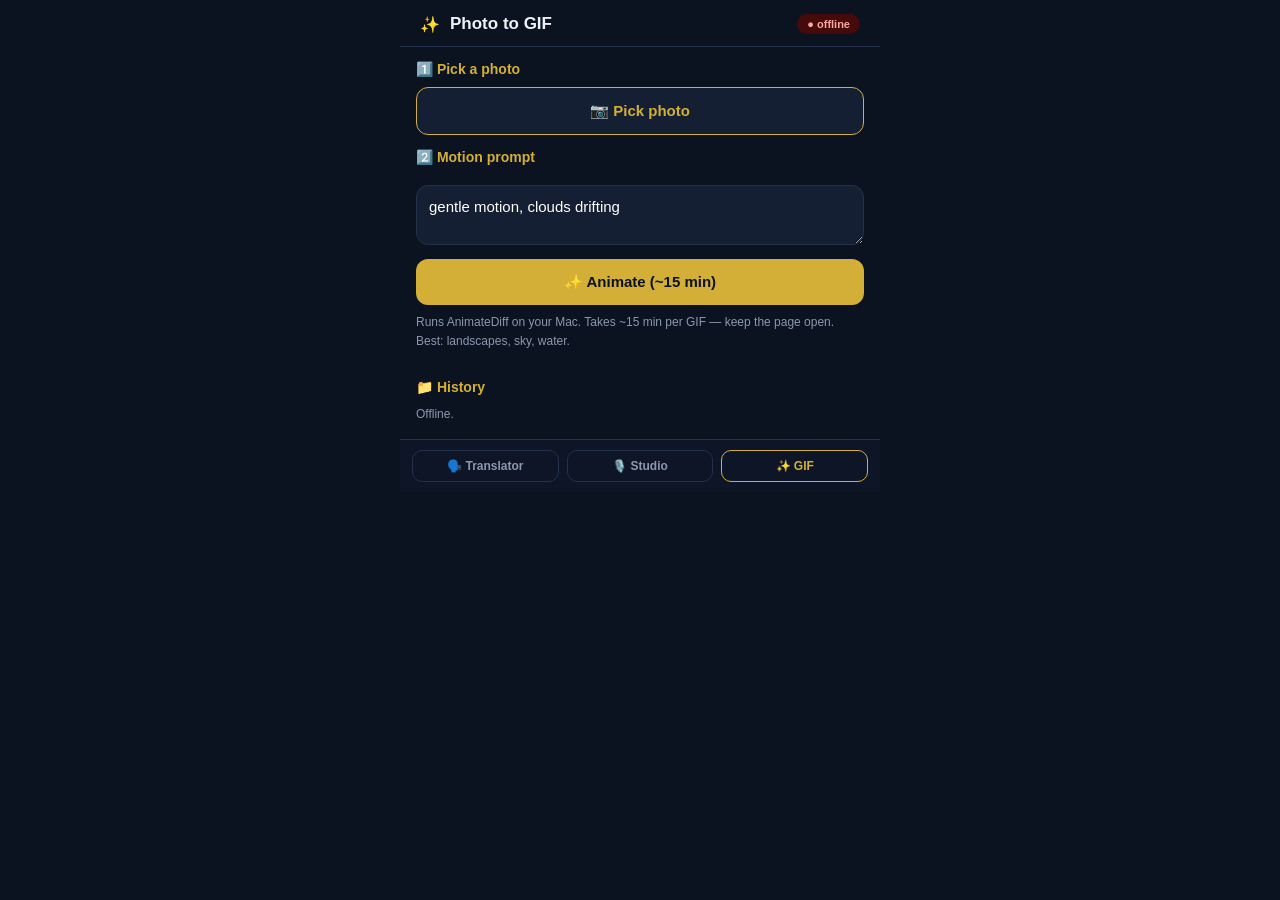
<file: photo-gif.html>
<!DOCTYPE html>
<html lang="en">
<head>
<meta charset="UTF-8">
<meta name="viewport" content="width=device-width, initial-scale=1.0, viewport-fit=cover, user-scalable=no">
<meta name="mobile-web-app-capable" content="yes">
<meta name="apple-mobile-web-app-capable" content="yes">
<title>✨ Photo to GIF</title>
<style>
*{box-sizing:border-box;margin:0;padding:0;-webkit-tap-highlight-color:transparent}
:root{--gold:#d4af37;--bg:#0b1220;--card:#151f33;--line:#24314d;--txt:#eef2f7;--dim:#8b98ad}
body{font-family:-apple-system,'Segoe UI',Roboto,'Noto Sans KR',sans-serif;background:var(--bg);color:var(--txt);max-width:480px;margin:0 auto;min-height:100dvh;padding-bottom:40px}
header{padding:calc(env(safe-area-inset-top,0px) + 14px) 20px 12px;display:flex;align-items:center;gap:10px;border-bottom:1px solid var(--line);position:sticky;top:0;background:var(--bg);z-index:5}
header h1{font-size:17px;font-weight:800}
header .st{margin-left:auto;font-size:11px;font-weight:700;padding:4px 10px;border-radius:20px;background:#14532d;color:#86efac}
header .st.off{background:#450a0a;color:#fca5a5}
section{padding:14px 16px}
h2{font-size:14px;margin-bottom:10px;color:var(--gold)}
#prev{width:100%;border-radius:12px;border:1px solid var(--line);display:none;margin-top:10px}
#out{width:100%;border-radius:12px;border:1px solid var(--gold);display:none;margin-top:10px}
textarea{width:100%;background:var(--card);border:1px solid var(--line);border-radius:12px;color:#fff;padding:12px;font-size:15px;font-family:inherit;min-height:60px;outline:none;resize:vertical;margin-top:10px}
textarea:focus{border-color:var(--gold)}
.row{display:flex;gap:8px;margin-top:10px}
.row button{flex:1;border:none;border-radius:12px;background:var(--gold);color:#0b1220;font-size:15px;font-weight:800;padding:14px;cursor:pointer;font-family:inherit}
.row button:disabled{opacity:.5}
.row button.ghost{background:var(--card);border:1px solid var(--gold);color:var(--gold)}
.hint{font-size:12px;color:var(--dim);margin-top:8px;line-height:1.6}
#err{display:none;margin:10px 16px 0;background:#450a0a;color:#fca5a5;border-radius:10px;padding:10px 14px;font-size:13px}
.spin{display:inline-block;animation:sp 1s linear infinite}
@keyframes sp{to{transform:rotate(360deg)}}
nav{position:sticky;bottom:0;background:#0d1526;border-top:1px solid var(--line);display:flex;padding:10px 12px calc(env(safe-area-inset-bottom,0px) + 10px);gap:8px}
nav a{flex:1;text-align:center;color:var(--dim);text-decoration:none;font-size:12px;font-weight:700;padding:8px;border:1px solid var(--line);border-radius:10px}
nav a.act{color:var(--gold);border-color:var(--gold)}
</style>
</head>
<body>
<header><span>✨</span><h1>Photo to GIF</h1><span id="st" class="st off">● connecting…</span></header>
<div id="err"></div>
<section>
<h2>1️⃣ Pick a photo</h2>
<div class="row"><button class="ghost" onclick="document.getElementById('up').click()">📷 Pick photo</button></div>
<input type="file" id="up" accept="image/*" style="display:none" onchange="picked(this)">
<img id="prev">
<h2 style="margin-top:14px">2️⃣ Motion prompt</h2>
<textarea id="pr" placeholder="e.g. clouds drifting, water rippling, hair swaying in wind">gentle motion, clouds drifting</textarea>
<div class="row"><button id="b1" onclick="gen()">✨ Animate (~15 min)</button></div>
<div class="hint">Runs AnimateDiff on your Mac. Takes ~15 min per GIF — keep the page open. Best: landscapes, sky, water.</div>
<img id="out">
<div class="row" id="dl" style="display:none"><button class="ghost" onclick="dlGif()">⬇ Download</button></div>
<div class="hint" id="prog" style="display:none"></div>
</section>
<section>
<h2>📁 History</h2>
<div id="hist"><div class="hint">Loading…</div></div>
</section>
<nav>
<a href="interp.html">🗣️ Translator</a>
<a href="voice-studio.html">🎙️ Studio</a>
<a href="photo-gif.html" class="act">✨ GIF</a>
</nav>
<script>
'use strict';
var API = localStorage.getItem('gif_api') || 'https://ton-count-married-population.trycloudflare.com';
var photoB64=null, gifB64=null;
function showErr(s){var e=document.getElementById('err');e.style.display='block';e.textContent=s;setTimeout(function(){e.style.display='none';},8000);}
async function health(){try{var r=await fetch(API+'/');if(r.ok){document.getElementById('st').textContent='● online';document.getElementById('st').classList.remove('off');return;}}catch(e){}document.getElementById('st').textContent='● offline';document.getElementById('st').classList.add('off');}
health();setInterval(health,20000);
function picked(inp){
 var f=inp.files[0];if(!f)return;
 var rd=new FileReader();
 rd.onload=function(){photoB64=rd.result.split(',')[1];var p=document.getElementById('prev');p.src=rd.result;p.style.display='block';};
 rd.readAsDataURL(f);
}
var progTimer=null;
function pollProg(){
 fetch(API+'/progress').then(function(r){return r.json();}).then(function(j){
  var el=document.getElementById('prog');el.style.display='block';
  if(j.running>0||j.pending>0)el.innerHTML='<span class="spin">⏳</span> Rendering… (queue: '+j.running+' running, '+j.pending+' waiting) — you can close this page, it keeps going.';
  else{el.innerHTML='✅ Done — check History below.';clearInterval(progTimer);loadHist();}
 }).catch(function(){});
}
function loadHist(){
 fetch(API+'/jobs').then(function(r){return r.json();}).then(function(j){
  var el=document.getElementById('hist');
  if(!j.jobs||!j.jobs.length){el.innerHTML='<div class="hint">No GIFs yet.</div>';return;}
  el.innerHTML=j.jobs.map(function(r){
   var d=new Date(r.ts*1000),ds=(d.getMonth()+1)+'/'+d.getDate()+' '+d.getHours()+':'+String(d.getMinutes()).padStart(2,'0');
   return '<div style="display:flex;gap:8px;align-items:center;margin-bottom:8px"><a href="'+API+'/file?n='+encodeURIComponent(r.name)+'" target="_blank" style="flex:1;color:var(--gold);font-size:13px;text-decoration:none">🎬 '+r.name+' <span style="color:var(--dim)">'+ds+'</span><br><span style="color:var(--dim);font-size:12px">'+(r.prompt||'').slice(0,60)+'</span></a><button onclick="dlHist(\''+r.name+'\')" style="background:var(--card);border:1px solid var(--gold);color:var(--gold);border-radius:8px;padding:8px 12px;font-size:12px;cursor:pointer">⬇</button></div>';
  }).join('');
 }).catch(function(){document.getElementById('hist').innerHTML='<div class="hint">Offline.</div>';});
}
function dlHist(n){
 fetch(API+'/file?n='+encodeURIComponent(n)).then(function(r){return r.blob();}).then(function(b){
  var a=document.createElement('a');a.href=URL.createObjectURL(b);a.download=n;a.click();
 });
}
loadHist();
function gen(){
 if(!photoB64)return showErr('Pick a photo first');
 var btn=document.getElementById('b1');
 btn.disabled=true;btn.innerHTML='<span class="spin">⏳</span> Animating… (~15 min, stay open)';
 progTimer=setInterval(pollProg,10000);pollProg();
 fetch(API+'/gif',{method:'POST',headers:{'Content-Type':'application/json'},body:JSON.stringify({image:photoB64,prompt:document.getElementById('pr').value.trim()||'gentle motion'})})
 .then(function(r){if(!r.ok)return r.json().then(function(j){throw new Error(j.error||('http '+r.status));});return r.json();})
 .then(function(j){gifB64=j.gif;var o=document.getElementById('out');if(j.name&&j.name.endsWith('.mp4')){o.outerHTML='<video id="out" controls autoplay loop style="width:100%;border-radius:12px;border:1px solid var(--gold);margin-top:10px" src="data:video/mp4;base64,'+gifB64+'"></video>';}else{o.src='data:image/gif;base64,'+gifB64;o.style.display='block';}document.getElementById('dl').style.display='flex';clearInterval(progTimer);document.getElementById('prog').innerHTML='✅ Done.';loadHist();})
 .catch(function(e){showErr('Failed: '+e.message);});
 btn.disabled=false;btn.innerHTML='✨ Animate (~15 min)';
}
function dlGif(){
 if(!gifB64)return;
 var bin=atob(gifB64),arr=new Uint8Array(bin.length);
 for(var i=0;i<bin.length;i++)arr[i]=bin.charCodeAt(i);
 var a=document.createElement('a');a.href=URL.createObjectURL(new Blob([arr],{type:'image/gif'}));a.download='animated.gif';a.click();
}
</script>
</body>
</html>
</file>
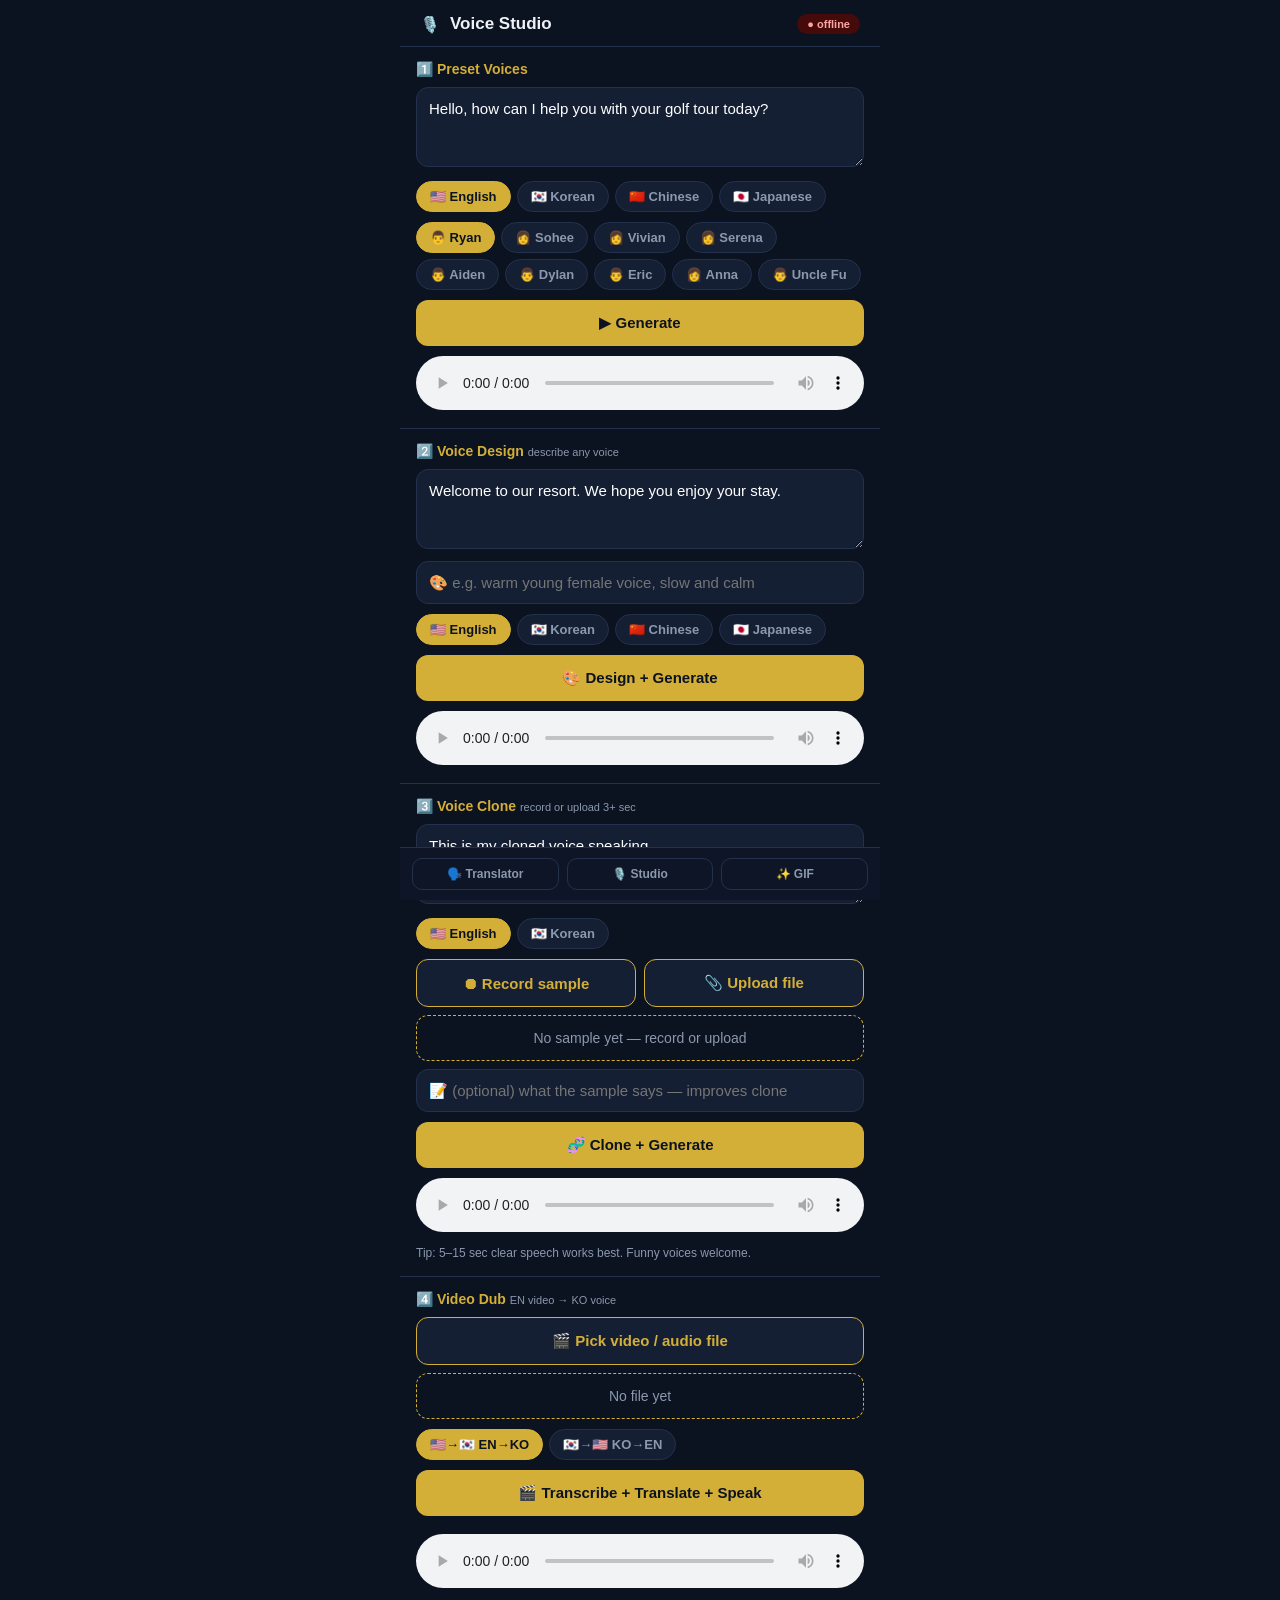
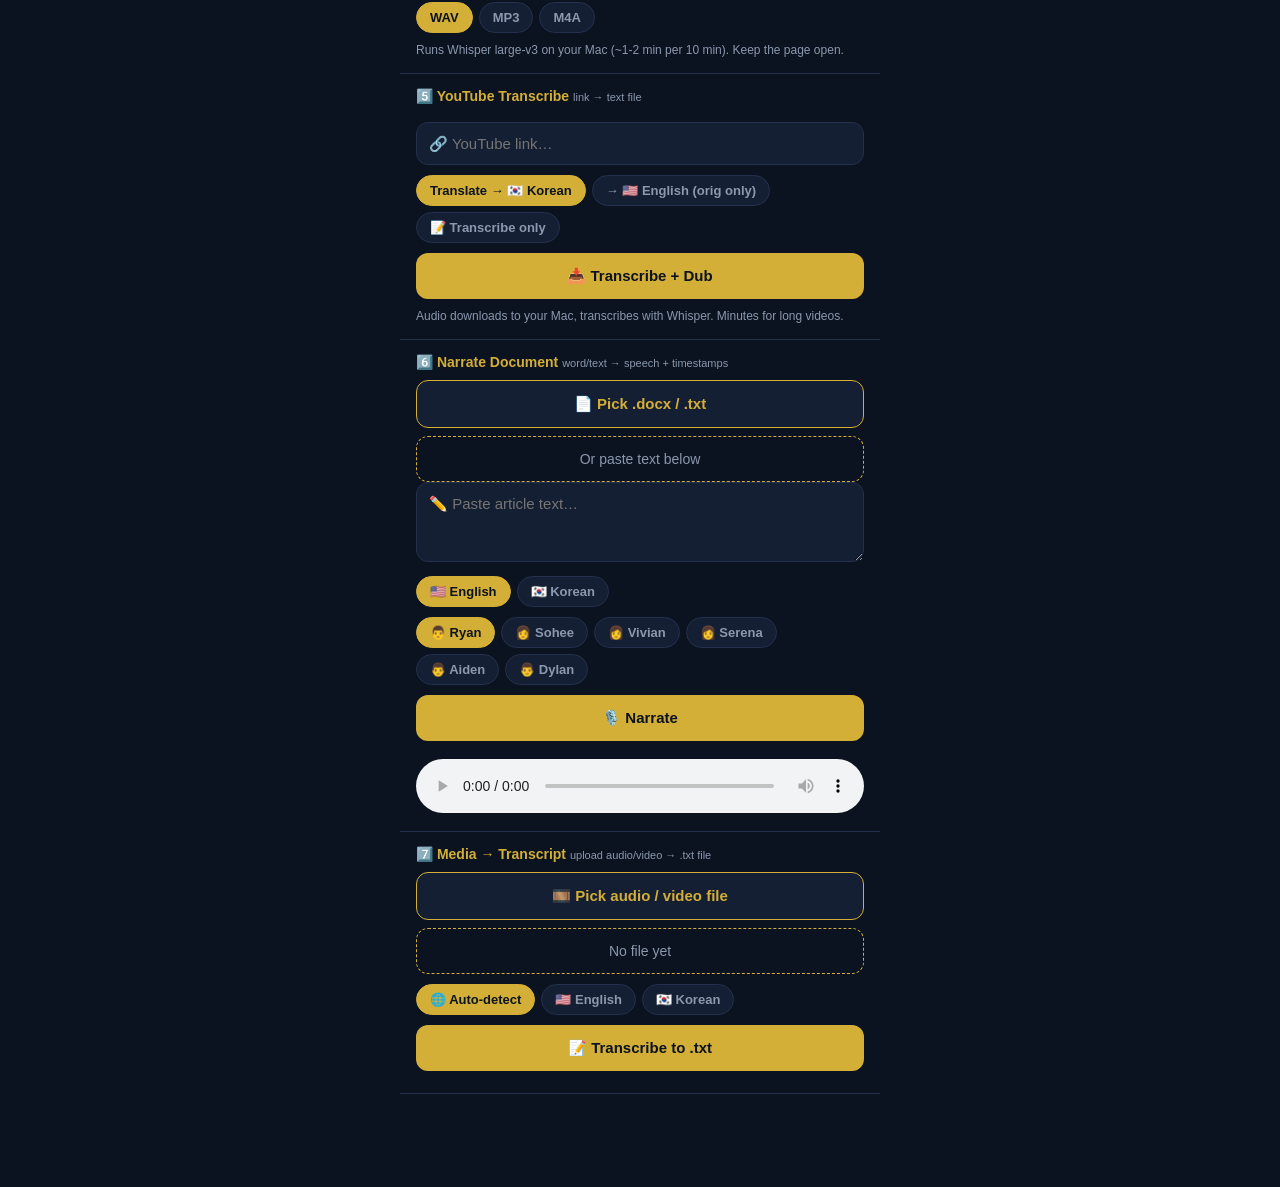
<file: voice-studio.html>
<!DOCTYPE html>
<html lang="en">
<head>
<meta charset="UTF-8">
<meta name="viewport" content="width=device-width, initial-scale=1.0, viewport-fit=cover, user-scalable=no">
<meta name="mobile-web-app-capable" content="yes">
<meta name="apple-mobile-web-app-capable" content="yes">
<title>🎙️ Voice Studio</title>
<style>
*{box-sizing:border-box;margin:0;padding:0;-webkit-tap-highlight-color:transparent}
:root{--gold:#d4af37;--bg:#0b1220;--card:#151f33;--line:#24314d;--txt:#eef2f7;--dim:#8b98ad}
body{font-family:-apple-system,'Segoe UI',Roboto,'Noto Sans KR',sans-serif;background:var(--bg);color:var(--txt);max-width:480px;margin:0 auto;min-height:100dvh;padding-bottom:40px}
header{padding:calc(env(safe-area-inset-top,0px) + 14px) 20px 12px;display:flex;align-items:center;gap:10px;border-bottom:1px solid var(--line);position:sticky;top:0;background:var(--bg);z-index:5}
header h1{font-size:17px;font-weight:800}
header .st{margin-left:auto;font-size:11px;font-weight:700;padding:4px 10px;border-radius:20px;background:#14532d;color:#86efac}
header .st.off{background:#450a0a;color:#fca5a5}
section{padding:14px 16px;border-bottom:1px solid var(--line)}
h2{font-size:14px;margin-bottom:10px;color:var(--gold)}
textarea{width:100%;background:var(--card);border:1px solid var(--line);border-radius:12px;color:#fff;padding:12px;font-size:15px;font-family:inherit;min-height:80px;outline:none;resize:vertical}
textarea:focus{border-color:var(--gold)}
input[type=text]{width:100%;background:var(--card);border:1px solid var(--line);border-radius:12px;color:#fff;padding:12px;font-size:15px;font-family:inherit;outline:none;margin-top:8px}
input[type=text]:focus{border-color:var(--gold)}
.row{display:flex;gap:8px;margin-top:10px}
.row button{flex:1;border:none;border-radius:12px;background:var(--gold);color:#0b1220;font-size:15px;font-weight:800;padding:14px;cursor:pointer;font-family:inherit}
.row button:disabled{opacity:.5}
.row button.ghost{background:var(--card);border:1px solid var(--gold);color:var(--gold)}
.chips{display:flex;gap:6px;flex-wrap:wrap;margin-top:10px}
.chips button{background:var(--card);border:1px solid var(--line);color:var(--dim);border-radius:20px;padding:7px 13px;font-size:13px;font-weight:700;cursor:pointer;font-family:inherit}
.chips button.act{background:var(--gold);color:#0b1220;border-color:var(--gold)}
audio{width:100%;margin-top:10px}
.hint{font-size:12px;color:var(--dim);margin-top:8px;line-height:1.5}
#err{display:none;margin:10px 16px 0;background:#450a0a;color:#fca5a5;border-radius:10px;padding:10px 14px;font-size:13px}
.filebox{border:1px dashed var(--gold);border-radius:12px;padding:14px;text-align:center;margin-top:8px;cursor:pointer;font-size:14px;color:var(--dim)}
.filebox b{color:var(--gold)}
.spin{display:inline-block;animation:sp 1s linear infinite}
@keyframes sp{to{transform:rotate(360deg)}}
</style>
</head>
<body>
<header><span>🎙️</span><h1>Voice Studio</h1><span id="st" class="st off">● connecting…</span></header>
<div id="jobbar" style="display:none;margin:10px 16px 0;background:var(--card);border:1px solid var(--gold);border-radius:12px;padding:10px 14px;font-size:13px">
<div id="jobtxt">…</div>
<div style="height:6px;background:var(--line);border-radius:3px;margin-top:8px"><div id="jobfill" style="height:6px;width:5%;background:var(--gold);border-radius:3px;transition:width 1s"></div></div>
</div>
<div id="err"></div>
<section>
<h2>1️⃣ Preset Voices</h2>
<textarea id="t1" placeholder="✏️ Type text…">Hello, how can I help you with your golf tour today?</textarea>
<div class="chips" id="lang1">
<button data-v="en" class="act">🇺🇸 English</button>
<button data-v="ko">🇰🇷 Korean</button>
<button data-v="zh">🇨🇳 Chinese</button>
<button data-v="ja">🇯🇵 Japanese</button>
</div>
<div class="chips" id="spk1">
<button data-v="ryan" class="act">👨 Ryan</button>
<button data-v="sohee">👩 Sohee</button>
<button data-v="vivian">👩 Vivian</button>
<button data-v="serena">👩 Serena</button>
<button data-v="aiden">👨 Aiden</button>
<button data-v="dylan">👨 Dylan</button>
<button data-v="eric">👨 Eric</button>
<button data-v="ono_anna">👩 Anna</button>
<button data-v="uncle_fu">👨 Uncle Fu</button>
</div>
<div class="row"><button id="b1" onclick="genPreset()">▶ Generate</button></div>
<audio id="a1" controls></audio>
</section>
<section>
<h2>2️⃣ Voice Design <span style="font-weight:400;font-size:11px;color:var(--dim)">describe any voice</span></h2>
<textarea id="t2" placeholder="✏️ Type text…">Welcome to our resort. We hope you enjoy your stay.</textarea>
<input type="text" id="inst" placeholder="🎨 e.g. warm young female voice, slow and calm">
<div class="chips" id="lang2">
<button data-v="en" class="act">🇺🇸 English</button>
<button data-v="ko">🇰🇷 Korean</button>
<button data-v="zh">🇨🇳 Chinese</button>
<button data-v="ja">🇯🇵 Japanese</button>
</div>
<div class="row"><button id="b2" onclick="genDesign()">🎨 Design + Generate</button></div>
<audio id="a2" controls></audio>
</section>
<section>
<h2>3️⃣ Voice Clone <span style="font-weight:400;font-size:11px;color:var(--dim)">record or upload 3+ sec</span></h2>
<textarea id="t3" placeholder="✏️ Type text to speak in cloned voice…">This is my cloned voice speaking.</textarea>
<div class="chips" id="lang3">
<button data-v="en" class="act">🇺🇸 English</button>
<button data-v="ko">🇰🇷 Korean</button>
</div>
<div class="row">
<button id="recBtn" class="ghost" onclick="toggleRec()">⏺ Record sample</button>
<button class="ghost" onclick="document.getElementById('up').click()">📎 Upload file</button>
</div>
<input type="file" id="up" accept="audio/*" style="display:none" onchange="filePicked(this)">
<div class="filebox" id="fbox">No sample yet — record or upload</div>
<audio id="refAud" controls style="display:none"></audio>
<input type="text" id="refText" placeholder="📝 (optional) what the sample says — improves clone">
<div class="row"><button id="b3" onclick="genClone()">🧬 Clone + Generate</button></div>
<audio id="a3" controls></audio>
<div class="hint">Tip: 5–15 sec clear speech works best. Funny voices welcome.</div>
</section>
<section>
<h2>4️⃣ Video Dub <span style="font-weight:400;font-size:11px;color:var(--dim)">EN video → KO voice</span></h2>
<div class="row"><button class="ghost" onclick="document.getElementById('dubUp').click()">🎬 Pick video / audio file</button></div>
<input type="file" id="dubUp" accept="video/*,audio/*" style="display:none" onchange="dubPicked(this)">
<div class="filebox" id="dubBox">No file yet</div>
<div class="chips" id="dubDir">
<button data-v="en-ko" class="act">🇺🇸→🇰🇷 EN→KO</button>
<button data-v="ko-en">🇰🇷→🇺🇸 KO→EN</button>
</div>
<div class="row"><button id="b4" onclick="genDub()">🎬 Transcribe + Translate + Speak</button></div>
<div class="hint" id="dubOrig"></div>
<div class="hint" id="dubTrans"></div>
<audio id="a4" controls></audio>
<div class="chips" id="dubFmt">
<button data-v="wav" class="act">WAV</button>
<button data-v="mp3">MP3</button>
<button data-v="m4a">M4A</button>
</div>
<div class="row" id="dubDl" style="display:none">
<button class="ghost" onclick="dlDub('aud')">⬇ Dubbed voice</button>
<button class="ghost" onclick="dlDub('orig')">⬇ Orig .srt ⏱</button>
<button class="ghost" onclick="dlDub('trans')">⬇ Translated .srt ⏱</button>
</div>
<div class="hint">Runs Whisper large-v3 on your Mac (~1-2 min per 10 min). Keep the page open.</div>
</section>
<script>
'use strict';
var API = localStorage.getItem('studio_api') || 'https://filled-month-number-griffin.trycloudflare.com';
function showErr(s){var e=document.getElementById('err');e.style.display='block';e.textContent=s;setTimeout(function(){e.style.display='none';},6000);}
document.addEventListener('click',function(e){var b=e.target&&e.target.closest?e.target.closest('.chips button'):null;if(!b)return;var el=b.parentElement;var cs=el.children;for(var i=0;i<cs.length;i++)cs[i].classList.remove('act');b.classList.add('act');});
function chip(el,btn){var cs=el.children;for(var i=0;i<cs.length;i++)cs[i].classList.remove('act');btn.classList.add('act');}
function sel(id){var a=document.querySelector('#'+id+' .act');return a?a.dataset.v:'';}
async function health(){try{var r=await fetch(API+'/');if(r.ok){document.getElementById('st').textContent='● online';document.getElementById('st').classList.remove('off');return;}}catch(e){}document.getElementById('st').textContent='● offline';document.getElementById('st').classList.add('off');}
health();setInterval(health,15000);
async function playBlob(url,opt,aud,btn,label){
 btn.disabled=true;var old=btn.innerHTML;btn.innerHTML='<span class="spin">⏳</span> Working…';
 try{
  var r=await fetch(API+url,opt);
  if(!r.ok){var j=await r.json().catch(function(){return{}});throw new Error(j.error||('http '+r.status));}
  var b=await r.blob();aud.src=URL.createObjectURL(b);aud.play();
 }catch(e){showErr(label+' failed: '+e.message);}
 btn.disabled=false;btn.innerHTML=old;
}
var jobTimer=null,jobStart=0;
function jobShow(txt){var b=document.getElementById('jobbar');b.style.display='block';document.getElementById('jobtxt').textContent=txt;jobStart=Date.now();clearInterval(jobTimer);jobTimer=setInterval(jobTick,2000);}
function jobTick(){var s=Math.floor((Date.now()-jobStart)/1000);var pct=Math.min(95,5+Math.floor(s/3));document.getElementById('jobfill').style.width=pct+'%';var t=document.getElementById('jobtxt');if(!/✅|❌/.test(t.textContent))t.textContent=t.textContent.replace(/\(\d+s\)/,'')+' ('+s+'s)';}
function jobDone(txt){clearInterval(jobTimer);document.getElementById('jobfill').style.width='100%';document.getElementById('jobtxt').textContent='✅ '+txt;setTimeout(function(){document.getElementById('jobbar').style.display='none';},8000);}
function jobFail(txt){clearInterval(jobTimer);document.getElementById('jobtxt').textContent='❌ '+txt;}
function genPreset(){
 var t=document.getElementById('t1').value.trim();if(!t)return showErr('Type text first');
 playBlob('/tts',{method:'POST',headers:{'Content-Type':'application/json'},body:JSON.stringify({text:t,lang:sel('lang1'),speaker:sel('spk1')})},document.getElementById('a1'),document.getElementById('b1'),'Generate');
}
function genDesign(){
 var t=document.getElementById('t2').value.trim();if(!t)return showErr('Type text first');
 var inst=document.getElementById('inst').value.trim()||'warm friendly voice';
 playBlob('/design',{method:'POST',headers:{'Content-Type':'application/json'},body:JSON.stringify({text:t,lang:sel('lang2'),instruct:inst})},document.getElementById('a2'),document.getElementById('b2'),'Design');
}
/* record */
var mr=null,chunks=[],recing=false;
function toggleRec(){
 if(recing){mr.stop();return;}
 navigator.mediaDevices.getUserMedia({audio:true}).then(function(s){
  mr=new MediaRecorder(s);chunks=[];
  mr.ondataavailable=function(e){chunks.push(e.data);};
  mr.onstop=function(){setSample(new Blob(chunks,{type:'audio/webm'}));s.getTracks().forEach(function(t){t.stop();});};
  mr.start();recing=true;
  document.getElementById('recBtn').innerHTML='⏹ Stop';
 }).catch(function(){showErr('Mic permission needed');});
}
var sampleBlob=null;
function setSample(b){
 sampleBlob=b;recing=false;
 document.getElementById('recBtn').innerHTML='⏺ Record sample';
 var a=document.getElementById('refAud');a.src=URL.createObjectURL(b);a.style.display='block';
 document.getElementById('fbox').innerHTML='Sample ready: <b>'+Math.round(b.size/1024)+'KB</b> — tap play below to check';
}
function filePicked(inp){if(inp.files[0])setSample(inp.files[0]);}
function genClone(){
 var t=document.getElementById('t3').value.trim();if(!t)return showErr('Type text first');
 if(!sampleBlob)return showErr('Record or upload a voice sample first');
 var fd=new FormData();
 fd.append('audio',sampleBlob,'sample.wav');
 fd.append('text',t);fd.append('lang',sel('lang3'));
 fd.append('ref_text',document.getElementById('refText').value.trim());
 var btn=document.getElementById('b3'),aud=document.getElementById('a3');
 btn.disabled=true;var old=btn.innerHTML;btn.innerHTML='<span class="spin">⏳</span> Cloning…';
 fetch(API+'/clone',{method:'POST',body:fd}).then(function(r){
  if(!r.ok)return r.json().then(function(j){throw new Error(j.error||('http '+r.status));});
  return r.blob();
 }).then(function(b){aud.src=URL.createObjectURL(b);aud.play();})
 .catch(function(e){showErr('Clone failed: '+e.message);});
 btn.disabled=false;btn.innerHTML=old;
}

var dubFile=null,dubData=null;
function dlDub(fmt){
 if(!dubData)return;
 var a=document.createElement('a'),blob;
 if(fmt==='aud'){
  var f=sel('dubFmt');
  var bin=atob(dubData.wav),arr=new Uint8Array(bin.length);for(var i=0;i<bin.length;i++)arr[i]=bin.charCodeAt(i);
  var raw=new Blob([arr],{type:'audio/wav'});
  if(f==='wav'){blob=raw;a.download='dubbed.wav';}
  else{showErr('Converting to '+f.toUpperCase()+'…');convAudio(raw,f,function(b,ext){var u=URL.createObjectURL(b);a.href=u;a.download='dubbed.'+ext;a.click();});return;}
 } else if(fmt==='orig'){blob=new Blob([dubData.orig_srt||''],{type:'text/plain'});a.download='transcript_orig.srt';}
 else{blob=new Blob([dubData.srt||''],{type:'text/plain'});a.download='transcript_translated.srt';}
 a.href=URL.createObjectURL(blob);a.click();
}
function convAudio(blob,fmt,cb){
 var ctx=new (window.AudioContext||window.webkitAudioContext)();
 var reader=new FileReader();
 reader.onload=function(){
  ctx.decodeAudioData(reader.result).then(function(buf){
   var dest=ctx.createMediaStreamDestination();
   var src=ctx.createBufferSource();src.buffer=buf;src.connect(dest);
   var rec=new MediaRecorder(dest.stream,{mimeType:fmt==='mp3'?'audio/mpeg':'audio/mp4'});
   var ch=[];rec.ondataavailable=function(e){ch.push(e.data);};
   rec.onstop=function(){cb(new Blob(ch,{type:rec.mimeType}),fmt);};
   rec.start();src.start();
   setTimeout(function(){rec.stop();},Math.ceil(buf.duration*1000)+500);
  }).catch(function(e){showErr('Convert failed: '+e.message);});
 };
 reader.readAsArrayBuffer(blob);
}
function dubPicked(inp){if(!inp.files[0])return;dubFile=inp.files[0];document.getElementById('dubBox').innerHTML='Ready: <b>'+inp.files[0].name+'</b> ('+Math.round(inp.files[0].size/1024)+'KB)';}
function genDub(){
 if(!dubFile)return showErr('Pick a video/audio file first');
 var dd=sel('dubDir').split('-');
 var fd=new FormData();fd.append('video',dubFile);fd.append('src',dd[0]);fd.append('tgt',dd[1]);
 var btn=document.getElementById('b4'),aud=document.getElementById('a4');
 btn.disabled=true;btn.innerHTML='<span class="spin">⏳</span> Transcribing… (minutes)';
 fetch(API+'/dub',{method:'POST',body:fd}).then(function(r){
  if(!r.ok)return r.json().then(function(j){throw new Error(j.error||('http '+r.status));});
  return r.json();
 }).then(function(j){
  dubData=j;
  var oh=j.orig_segs?j.orig_segs.map(function(s){return s.text;}).join(' '):j.orig;
  document.getElementById('dubOrig').textContent='📝 Heard: '+(oh||'').slice(0,300);
  document.getElementById('dubTrans').textContent='🌐 Translated: '+(j.trans||'').slice(0,300);
  document.getElementById('dubDl').style.display='flex';jobDone('Dub done — files below + Telegram ⬆');
  var bin=atob(j.wav),arr=new Uint8Array(bin.length);
  for(var i=0;i<bin.length;i++)arr[i]=bin.charCodeAt(i);
  aud.src=URL.createObjectURL(new Blob([arr],{type:'audio/wav'}));aud.play();
 }).catch(function(e){showErr('Dub failed: '+e.message);jobFail('Dub failed: '+e.message);});
 btn.disabled=false;btn.innerHTML='🎬 Transcribe + Translate + Speak';
}

var trFile=null;
function trPicked(inp){if(!inp.files[0])return;trFile=inp.files[0];document.getElementById('trBox').innerHTML='Ready: <b>'+inp.files[0].name+'</b> ('+Math.round(inp.files[0].size/1024)+'KB)';}
function genTr(){
 if(!trFile)return showErr('Pick a file first');
 var fd=new FormData();fd.append('media',trFile);fd.append('lang',sel('trLang'));
 var btn=document.getElementById('b7');
 btn.disabled=true;btn.innerHTML='<span class="spin">⏳</span> Transcribing…';jobShow('📝 Whisper transcribing upload… (auto-sent to Telegram)');
 fetch(API+'/transcribe',{method:'POST',body:fd}).then(function(r){
  if(!r.ok)return r.json().then(function(j){throw new Error(j.error||('http '+r.status));});
  return r.json();
 }).then(function(j){
  document.getElementById('trOut').textContent='['+j.detected+'] '+j.orig.slice(0,300)+(j.orig.length>300?'…':'')+' — full .txt sent to Telegram ⬆';
 }).catch(function(e){showErr('Transcribe failed: '+e.message);jobFail('Transcribe failed: '+e.message);});
 btn.disabled=false;btn.innerHTML='📝 Transcribe to .txt';
}
</script>
<section>
<h2>5️⃣ YouTube Transcribe <span style="font-weight:400;font-size:11px;color:var(--dim)">link → text file</span></h2>
<input type="text" id="ytUrl" placeholder="🔗 YouTube link…">
<div class="chips" id="ytTgt">
<button data-v="ko" class="act">Translate → 🇰🇷 Korean</button>
<button data-v="en">→ 🇺🇸 English (orig only)</button>
<button data-v="none">📝 Transcribe only</button>
</div>
<div class="row"><button id="b5" onclick="genYt()">📥 Transcribe + Dub</button></div>
<div class="hint" id="ytOut"></div>
<audio id="aYt" controls style="display:none"></audio>
<div class="row" id="ytDl" style="display:none">
<button class="ghost" onclick="dlYt('orig')">⬇ Orig .srt ⏱</button>
<button class="ghost" onclick="dlYt('trans')">⬇ Translated .srt ⏱</button>
<button class="ghost" onclick="dlYt('wav')">⬇ Dubbed voice</button>
</div>
<div class="hint">Audio downloads to your Mac, transcribes with Whisper. Minutes for long videos.</div>
</section>
<section>
<h2>6️⃣ Narrate Document <span style="font-weight:400;font-size:11px;color:var(--dim)">word/text → speech + timestamps</span></h2>
<div class="row"><button class="ghost" onclick="document.getElementById('docUp').click()">📄 Pick .docx / .txt</button></div>
<input type="file" id="docUp" accept=".docx,.txt,.md" style="display:none" onchange="docPicked(this)">
<div class="filebox" id="docBox">Or paste text below</div>
<textarea id="t6" placeholder="✏️ Paste article text…"></textarea>
<div class="chips" id="lang6">
<button data-v="en" class="act">🇺🇸 English</button>
<button data-v="ko">🇰🇷 Korean</button>
</div>
<div class="chips" id="spk6">
<button data-v="ryan" class="act">👨 Ryan</button>
<button data-v="sohee">👩 Sohee</button>
<button data-v="vivian">👩 Vivian</button>
<button data-v="serena">👩 Serena</button>
<button data-v="aiden">👨 Aiden</button>
<button data-v="dylan">👨 Dylan</button>
</div>
<div class="row"><button id="b6" onclick="genNarrate()">🎙️ Narrate</button></div>
<div class="hint" id="narOut"></div>
<audio id="a6" controls></audio>
<div class="row" id="narDl" style="display:none">
<button class="ghost" onclick="dlNar('wav')">⬇ Audio .wav</button>
<button class="ghost" onclick="dlNar('srt')">⬇ Timestamps .srt</button>
</div>
</section>
<section>
<h2>7️⃣ Media → Transcript <span style="font-weight:400;font-size:11px;color:var(--dim)">upload audio/video → .txt file</span></h2>
<div class="row"><button class="ghost" onclick="document.getElementById('trUp').click()">🎞️ Pick audio / video file</button></div>
<input type="file" id="trUp" accept="audio/*,video/*" style="display:none" onchange="trPicked(this)">
<div class="filebox" id="trBox">No file yet</div>
<div class="chips" id="trLang">
<button data-v="auto" class="act">🌐 Auto-detect</button>
<button data-v="en">🇺🇸 English</button>
<button data-v="ko">🇰🇷 Korean</button>
</div>
<div class="row"><button id="b7" onclick="genTr()">📝 Transcribe to .txt</button></div>
<div class="hint" id="trOut"></div>
</section>
<script>
var ytData=null;
function genYt(){
 var u=document.getElementById('ytUrl').value.trim();
 if(!u||(!u.includes('youtube.com')&&!u.includes('youtu.be')))return showErr('Paste a YouTube link');
 var btn=document.getElementById('b5');
 btn.disabled=true;btn.innerHTML='<span class="spin">⏳</span> Downloading + transcribing…';jobShow('📥 YouTube downloading + Whisper transcribing…');
 fetch(API+'/ytdub',{method:'POST',headers:{'Content-Type':'application/json'},body:JSON.stringify({url:u,tgt:sel('ytTgt')})})
 .then(function(r){if(!r.ok)return r.json().then(function(j){throw new Error(j.error||('http '+r.status));});return r.json();})
 .then(function(j){
  ytData=j;
  var tgt=sel('ytTgt');
  var origTxt=(j.orig_segs||[]).map(function(s){return s.text;}).join(' ').slice(0,300);
  document.getElementById('ytOut').textContent='['+j.detected+'→'+tgt+'] '+origTxt+(origTxt.length>=300?'…':'');
  var bin=atob(j.wav),arr=new Uint8Array(bin.length);
  for(var i=0;i<bin.length;i++)arr[i]=bin.charCodeAt(i);
  var aud=document.getElementById('aYt');aud.src=URL.createObjectURL(new Blob([arr],{type:'audio/wav'}));aud.style.display='block';
  document.getElementById('ytDl').style.display='flex';jobDone('YouTube done — files below + Telegram ⬆');
 }).catch(function(e){showErr('YouTube failed: '+e.message);jobFail('YouTube failed: '+e.message);});
 btn.disabled=false;btn.innerHTML='📥 Transcribe';
}
function dlYt(fmt){
 if(!ytData)return;
 var a=document.createElement('a'),blob;
 if(fmt==='wav'){var bin=atob(ytData.wav),arr=new Uint8Array(bin.length);for(var i=0;i<bin.length;i++)arr[i]=bin.charCodeAt(i);blob=new Blob([arr],{type:'audio/wav'});a.download='yt_dubbed.wav';}
 else if(fmt==='orig'){blob=new Blob([ytData.orig_srt||''],{type:'text/plain'});a.download='yt_orig.srt';}
 else{blob=new Blob([ytData.srt||''],{type:'text/plain'});a.download='yt_translated.srt';}
 a.href=URL.createObjectURL(blob);a.click();
}
function dlText(fmt){
 if(!ytData)return;
 var txt=ytData.text,blob;
 if(fmt==='srt'){
  var words=txt.split(/\s+/),out='',t=0;
  for(var i=0;i<words.length;i+=12){var ch=words.slice(i,i+12).join(' ');
   out+=(i/12+1)+'\n00:'+String(Math.floor(t/60)).padStart(2,'0')+':'+String(Math.floor(t%60)).padStart(2,'0')+',000 --> 00:'+String(Math.floor((t+5)/60)).padStart(2,'0')+':'+String(Math.floor((t+5)%60)).padStart(2,'0')+',000\n'+ch+'\n\n';t+=5;}
  txt=out;
 }
 blob=new Blob([txt],{type:'text/plain'});
 var a=document.createElement('a');a.href=URL.createObjectURL(blob);a.download='transcript.'+fmt;a.click();
}
/* narrate */
function docPicked(inp){
 var f=inp.files[0];if(!f)return;
 document.getElementById('docBox').innerHTML='Reading: <b>'+f.name+'</b>…';
 if(f.name.endsWith('.txt')||f.name.endsWith('.md')){f.text().then(function(t){document.getElementById('t6').value=t;document.getElementById('docBox').innerHTML='Loaded: <b>'+f.name+'</b>';});}
 else{showErr('.docx reads on server — paste text for now, .docx server-parse coming');document.getElementById('docBox').innerHTML='⚠️ .docx: paste text below for now';}
}
var narData=null;
function genNarrate(){
 var t=document.getElementById('t6').value.trim();if(!t)return showErr('Paste text or pick a file first');
 var btn=document.getElementById('b6'),aud=document.getElementById('a6');
 btn.disabled=true;btn.innerHTML='<span class="spin">⏳</span> Narrating… (slow, stay open)';
 fetch(API+'/narrate',{method:'POST',headers:{'Content-Type':'application/json'},body:JSON.stringify({text:t.slice(0,5000),lang:sel('lang6'),speaker:sel('spk6')})})
 .then(function(r){if(!r.ok)return r.json().then(function(j){throw new Error(j.error||('http '+r.status));});return r.json();})
 .then(function(j){
  narData=j;
  var bin=atob(j.wav),arr=new Uint8Array(bin.length);
  for(var i=0;i<bin.length;i++)arr[i]=bin.charCodeAt(i);
  aud.src=URL.createObjectURL(new Blob([arr],{type:'audio/wav'}));aud.play();
  document.getElementById('narOut').textContent='✅ '+j.marks.length+' segments with timestamps';
  document.getElementById('narDl').style.display='flex';
 }).catch(function(e){showErr('Narrate failed: '+e.message);});
 btn.disabled=false;btn.innerHTML='🎙️ Narrate';
}
function dlNar(fmt){
 if(!narData)return;
 var blob,a=document.createElement('a');
 if(fmt==='wav'){var bin=atob(narData.wav),arr=new Uint8Array(bin.length);for(var i=0;i<bin.length;i++)arr[i]=bin.charCodeAt(i);blob=new Blob([arr],{type:'audio/wav'});a.download='narration.wav';}
 else{blob=new Blob([narData.srt],{type:'text/plain'});a.download='narration.srt';}
 a.href=URL.createObjectURL(blob);a.click();
}

var trFile=null;
function trPicked(inp){if(!inp.files[0])return;trFile=inp.files[0];document.getElementById('trBox').innerHTML='Ready: <b>'+inp.files[0].name+'</b> ('+Math.round(inp.files[0].size/1024)+'KB)';}
function genTr(){
 if(!trFile)return showErr('Pick a file first');
 var fd=new FormData();fd.append('media',trFile);fd.append('lang',sel('trLang'));
 var btn=document.getElementById('b7');
 btn.disabled=true;btn.innerHTML='<span class="spin">⏳</span> Transcribing… (sent to Telegram too)';
 fetch(API+'/transcribe',{method:'POST',body:fd}).then(function(r){
  if(!r.ok)return r.json().then(function(j){throw new Error(j.error||('http '+r.status));});
  return r.json();
 }).then(function(j){
  document.getElementById('trOut').textContent='['+j.detected+'] '+j.orig.slice(0,300)+(j.orig.length>300?'…':'')+' — full .txt sent to Telegram ⬆';
 }).catch(function(e){showErr('Transcribe failed: '+e.message);jobFail('Transcribe failed: '+e.message);});
 btn.disabled=false;btn.innerHTML='📝 Transcribe to .txt';
}
</script>
<nav style="position:sticky;bottom:0;background:#0d1526;border-top:1px solid var(--line);display:flex;padding:10px 12px;gap:8px">
<a href="interp.html" style="flex:1;text-align:center;color:var(--dim);text-decoration:none;font-size:12px;font-weight:700;padding:8px;border:1px solid var(--line);border-radius:10px">🗣️ Translator</a>
<a href="voice-studio.html" style="flex:1;text-align:center;color:var(--dim);text-decoration:none;font-size:12px;font-weight:700;padding:8px;border:1px solid var(--line);border-radius:10px">🎙️ Studio</a>
<a href="photo-gif.html" style="flex:1;text-align:center;color:var(--dim);text-decoration:none;font-size:12px;font-weight:700;padding:8px;border:1px solid var(--line);border-radius:10px">✨ GIF</a>
</nav>
</body>
</html>
</file>
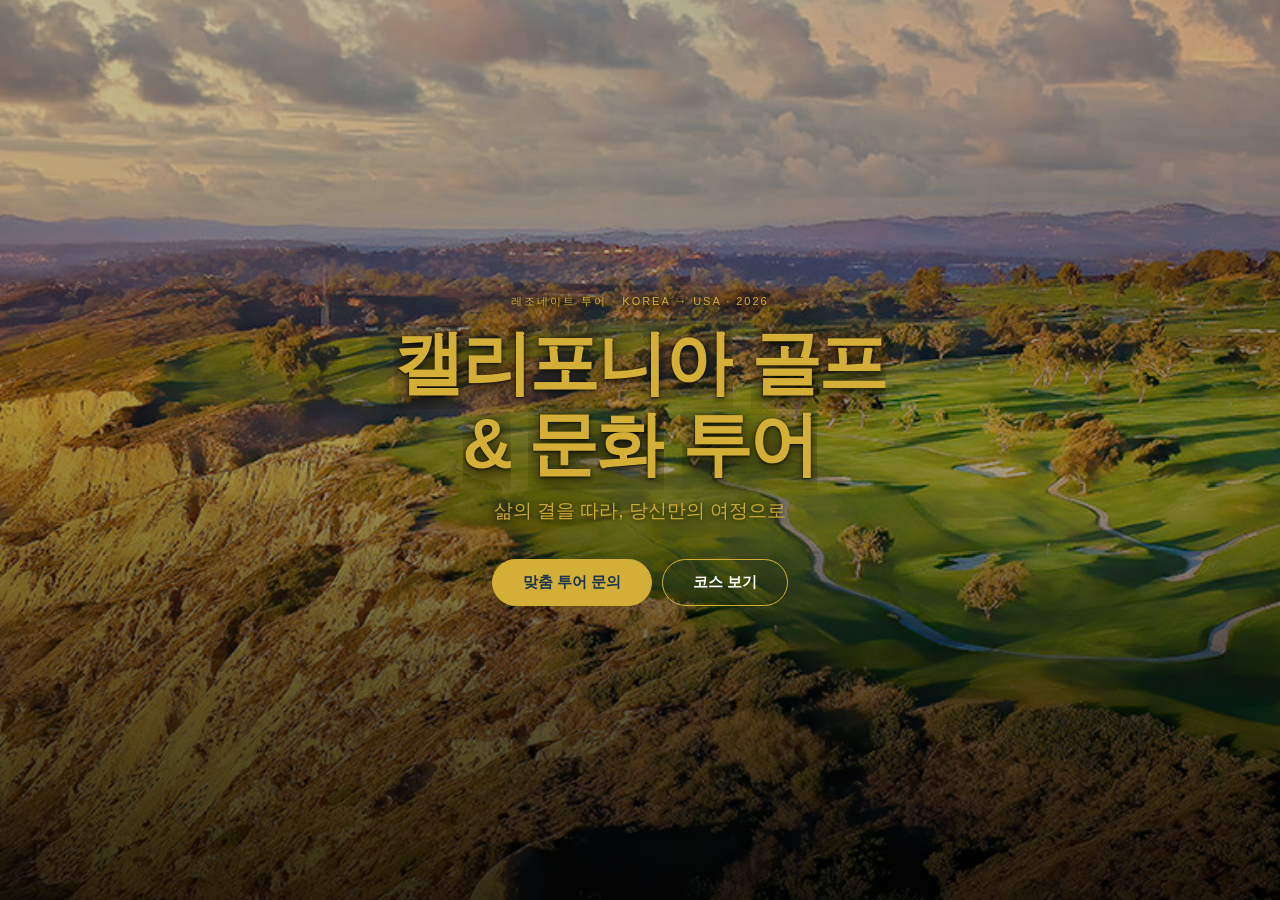
<file: fx/fx-kenburns.html>
<!DOCTYPE html>
<html lang="ko">
<head>
<meta charset="utf-8">
<meta name="viewport" content="width=device-width,initial-scale=1">
<title>FX-1 Ken Burns + 단어 상승 + 샤인 — Resonate Tour</title>
<style>
*{box-sizing:border-box;margin:0;padding:0}
body{font-family:-apple-system,"Noto Sans KR",sans-serif;background:#000;color:#fff;overflow-x:clip}
.hero-slide{position:relative;height:100svh;min-height:580px;overflow:hidden;background:#000;display:flex;align-items:center;justify-content:center}
.bg{position:absolute;inset:-6%;background:url('type-bg.jpg') center/cover;animation:kb 16s ease-in-out infinite alternate}
@keyframes kb{from{transform:scale(1) translate(0,0)}to{transform:scale(1.14) translate(-1.5%,1%)}}
.hero-grad{position:absolute;inset:0;z-index:2;background:linear-gradient(to bottom,rgba(0,0,0,.18) 0%,rgba(0,0,0,.28) 45%,rgba(0,0,0,.55) 75%,rgba(0,0,0,.75) 100%)}
.hero-cnt{position:relative;z-index:3;text-align:center;padding:0 24px}
.hero-eye{font-size:11px;letter-spacing:.18em;text-transform:uppercase;color:#d4af37;margin-bottom:14px;text-shadow:0 1px 4px rgba(0,0,0,.85),0 2px 12px rgba(0,0,0,.6);opacity:0;animation:fadeUp .8s ease .2s forwards}
.hero-h1{position:relative;font-size:clamp(38px,7vw,70px);font-weight:800;letter-spacing:-.03em;line-height:1.15;margin-bottom:12px;color:#d4af37;text-shadow:0 1px 3px rgba(0,0,0,.8),0 3px 14px rgba(0,0,0,.7),0 8px 40px rgba(0,0,0,.55),0 0 22px rgba(212,175,55,.28)}
.mask{display:inline-block;overflow:hidden;vertical-align:bottom;padding-bottom:.08em;margin-bottom:-.08em}
.w{display:inline-block;transform:translateY(115%);animation:rise .9s cubic-bezier(.2,.7,.2,1) forwards}
@keyframes rise{to{transform:translateY(0)}}
.shine-wrap{position:absolute;inset:0;overflow:hidden;pointer-events:none}
.shine{position:absolute;top:-20%;bottom:-20%;width:35%;left:-60%;background:linear-gradient(100deg,transparent,rgba(255,250,220,.4),transparent);transform:skewX(-15deg);mix-blend-mode:screen;animation:sweep 1.1s ease 1.1s forwards}
@keyframes sweep{to{left:135%}}
@keyframes fadeUp{from{opacity:0;transform:translateY(18px)}to{opacity:1;transform:none}}
.hero-p{font-size:clamp(14px,2vw,19px);color:rgba(212,175,55,.95);margin-bottom:32px;line-height:1.6;text-shadow:0 1px 6px rgba(0,0,0,.85);opacity:0;animation:fadeUp 1s ease 1.7s forwards}
.hero-btns{display:flex;gap:10px;justify-content:center;flex-wrap:wrap;opacity:0;animation:fadeUp 1s ease 2.1s forwards}
.hero-btns button{font-family:inherit;font-size:15px;font-weight:700;padding:13px 30px;border-radius:100px;cursor:pointer;border:1.5px solid #d4af37}
.btn-gold{background:#d4af37;color:#1a3450}
.btn-ghost{background:transparent;color:#fff;border-color:rgba(255,255,255,.5)}
@media (prefers-reduced-motion:reduce){.bg,.w,.shine,.hero-eye,.hero-p,.hero-btns{animation:none!important;opacity:1!important;transform:none!important}.shine{display:none}}
</style>
</head>
<body>
<div class="hero-slide">
<div class="bg"></div>
<div class="hero-grad"></div>
<div class="hero-cnt">
<div class="hero-eye">레조네이트 투어 · Korea → USA · 2026</div>
<h1 class="hero-h1"><span class="mask"><span class="w" style="animation-delay:.35s">캘리포니아</span></span> <span class="mask"><span class="w" style="animation-delay:.47s">골프</span></span><br><span class="mask"><span class="w" style="animation-delay:.59s">&amp;</span></span> <span class="mask"><span class="w" style="animation-delay:.71s">문화</span></span> <span class="mask"><span class="w" style="animation-delay:.83s">투어</span></span><span class="shine-wrap"><span class="shine"></span></span></h1>
<p class="hero-p">삶의 결을 따라, 당신만의 여정으로</p>
<div class="hero-btns"><button class="btn-gold">맞춤 투어 문의</button><button class="btn-ghost">코스 보기</button></div>
</div>
</div>
</body>
</html>
</file>
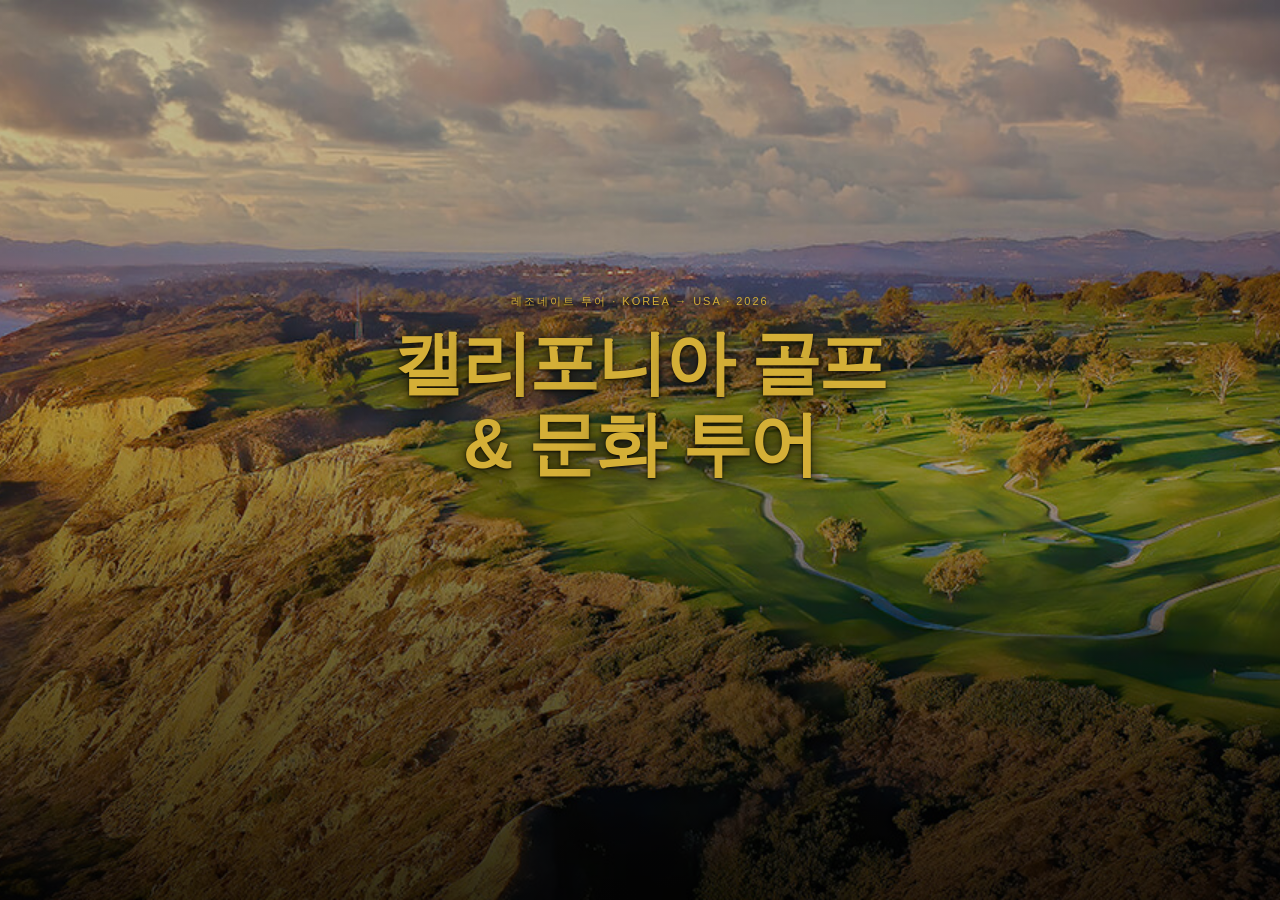
<file: fx/fx-scatter.html>
<!DOCTYPE html>
<html lang="ko">
<head>
<meta charset="utf-8">
<meta name="viewport" content="width=device-width,initial-scale=1">
<title>FX-2 글자 산개→조립 + 글로우 — Resonate Tour</title>
<style>
*{box-sizing:border-box;margin:0;padding:0}
body{font-family:-apple-system,"Noto Sans KR",sans-serif;background:#000;color:#fff;overflow-x:clip}
.hero-slide{position:relative;height:100svh;min-height:580px;overflow:hidden;background:#000;display:flex;align-items:center;justify-content:center}
.bg{position:absolute;inset:0;background:url('type-bg.jpg') center/cover;transform:scale(1.18);animation:settle 2.8s cubic-bezier(.2,.7,.2,1) forwards}
@keyframes settle{to{transform:scale(1)}}
.hero-grad{position:absolute;inset:0;z-index:2;background:linear-gradient(to bottom,rgba(0,0,0,.18) 0%,rgba(0,0,0,.28) 45%,rgba(0,0,0,.55) 75%,rgba(0,0,0,.75) 100%)}
.hero-cnt{position:relative;z-index:3;text-align:center;padding:0 24px}
.hero-eye{font-size:11px;letter-spacing:.18em;text-transform:uppercase;color:#d4af37;margin-bottom:14px;text-shadow:0 1px 4px rgba(0,0,0,.85),0 2px 12px rgba(0,0,0,.6)}
.hero-h1{font-size:clamp(38px,7vw,70px);font-weight:800;letter-spacing:-.03em;line-height:1.15;margin-bottom:12px;color:#d4af37;min-height:2.3em;text-shadow:0 1px 3px rgba(0,0,0,.8),0 3px 14px rgba(0,0,0,.7),0 8px 40px rgba(0,0,0,.55),0 0 22px rgba(212,175,55,.28)}
.hero-h1.glow{animation:glowPulse .7s ease}
@keyframes glowPulse{0%{filter:brightness(1)}40%{filter:brightness(1.55) drop-shadow(0 0 26px rgba(212,175,55,.8))}100%{filter:brightness(1)}}
.ch{display:inline-block;opacity:0;filter:blur(8px);transition:transform .7s cubic-bezier(.2,.9,.25,1.15),opacity .5s ease,filter .7s ease;will-change:transform}
.ch.in{opacity:1;filter:blur(0)}
.hero-p{font-size:clamp(14px,2vw,19px);color:rgba(212,175,55,.95);margin-bottom:32px;line-height:1.6;min-height:1.6em;text-shadow:0 1px 6px rgba(0,0,0,.85);opacity:0;transform:translateY(16px);transition:opacity .9s ease,transform .9s ease}
.hero-p.show{opacity:1;transform:none}
.hero-btns{display:flex;gap:10px;justify-content:center;flex-wrap:wrap;opacity:0;transition:opacity .9s ease .2s}
.hero-btns.show{opacity:1}
.hero-btns button{font-family:inherit;font-size:15px;font-weight:700;padding:13px 30px;border-radius:100px;cursor:pointer;border:1.5px solid #d4af37}
.btn-gold{background:#d4af37;color:#1a3450}
.btn-ghost{background:transparent;color:#fff;border-color:rgba(255,255,255,.5)}
@media (prefers-reduced-motion:reduce){.bg{animation:none;transform:none}.ch{opacity:1;filter:none;transition:none}.hero-p,.hero-btns{opacity:1;transform:none;transition:none}}
</style>
</head>
<body>
<div class="hero-slide">
<div class="bg"></div>
<div class="hero-grad"></div>
<div class="hero-cnt">
<div class="hero-eye">레조네이트 투어 · Korea → USA · 2026</div>
<h1 class="hero-h1" id="fxH1" aria-label="캘리포니아 골프 &amp; 문화 투어"></h1>
<p class="hero-p" id="fxP">삶의 결을 따라, 당신만의 여정으로</p>
<div class="hero-btns" id="fxB"><button class="btn-gold">맞춤 투어 문의</button><button class="btn-ghost">코스 보기</button></div>
</div>
</div>
<script>
(function(){
var reduce=window.matchMedia&&window.matchMedia('(prefers-reduced-motion: reduce)').matches;
var h1=document.getElementById('fxH1');
var lines=['캘리포니아 골프','& 문화 투어'];
var chars=[];
lines.forEach(function(line,li){
 var div=document.createElement('div');
 for(var i=0;i<line.length;i++){
  var c=line[i];
  if(c===' '){div.appendChild(document.createTextNode(' '));continue;}
  var s=document.createElement('span');
  s.className='ch';s.textContent=c;
  div.appendChild(s);chars.push(s);
 }
 h1.appendChild(div);
});
if(reduce){chars.forEach(function(s){s.classList.add('in');});
 document.getElementById('fxP').classList.add('show');
 document.getElementById('fxB').classList.add('show');return;}
chars.forEach(function(s){
 var dx=(Math.random()*180-90).toFixed(0),dy=(Math.random()*140-100).toFixed(0),r=(Math.random()*160-80).toFixed(0);
 s.style.transform='translate('+dx+'px,'+dy+'px) rotate('+r+'deg)';
});
requestAnimationFrame(function(){requestAnimationFrame(function(){
 chars.forEach(function(s,i){
  setTimeout(function(){s.classList.add('in');s.style.transform='translate(0,0) rotate(0deg)';},120+i*45);
 });
 var total=120+chars.length*45;
 setTimeout(function(){h1.classList.add('glow');},total+500);
 setTimeout(function(){document.getElementById('fxP').classList.add('show');},total+700);
 setTimeout(function(){document.getElementById('fxB').classList.add('show');},total+1000);
});});
})();
</script>
</body>
</html>
</file>
